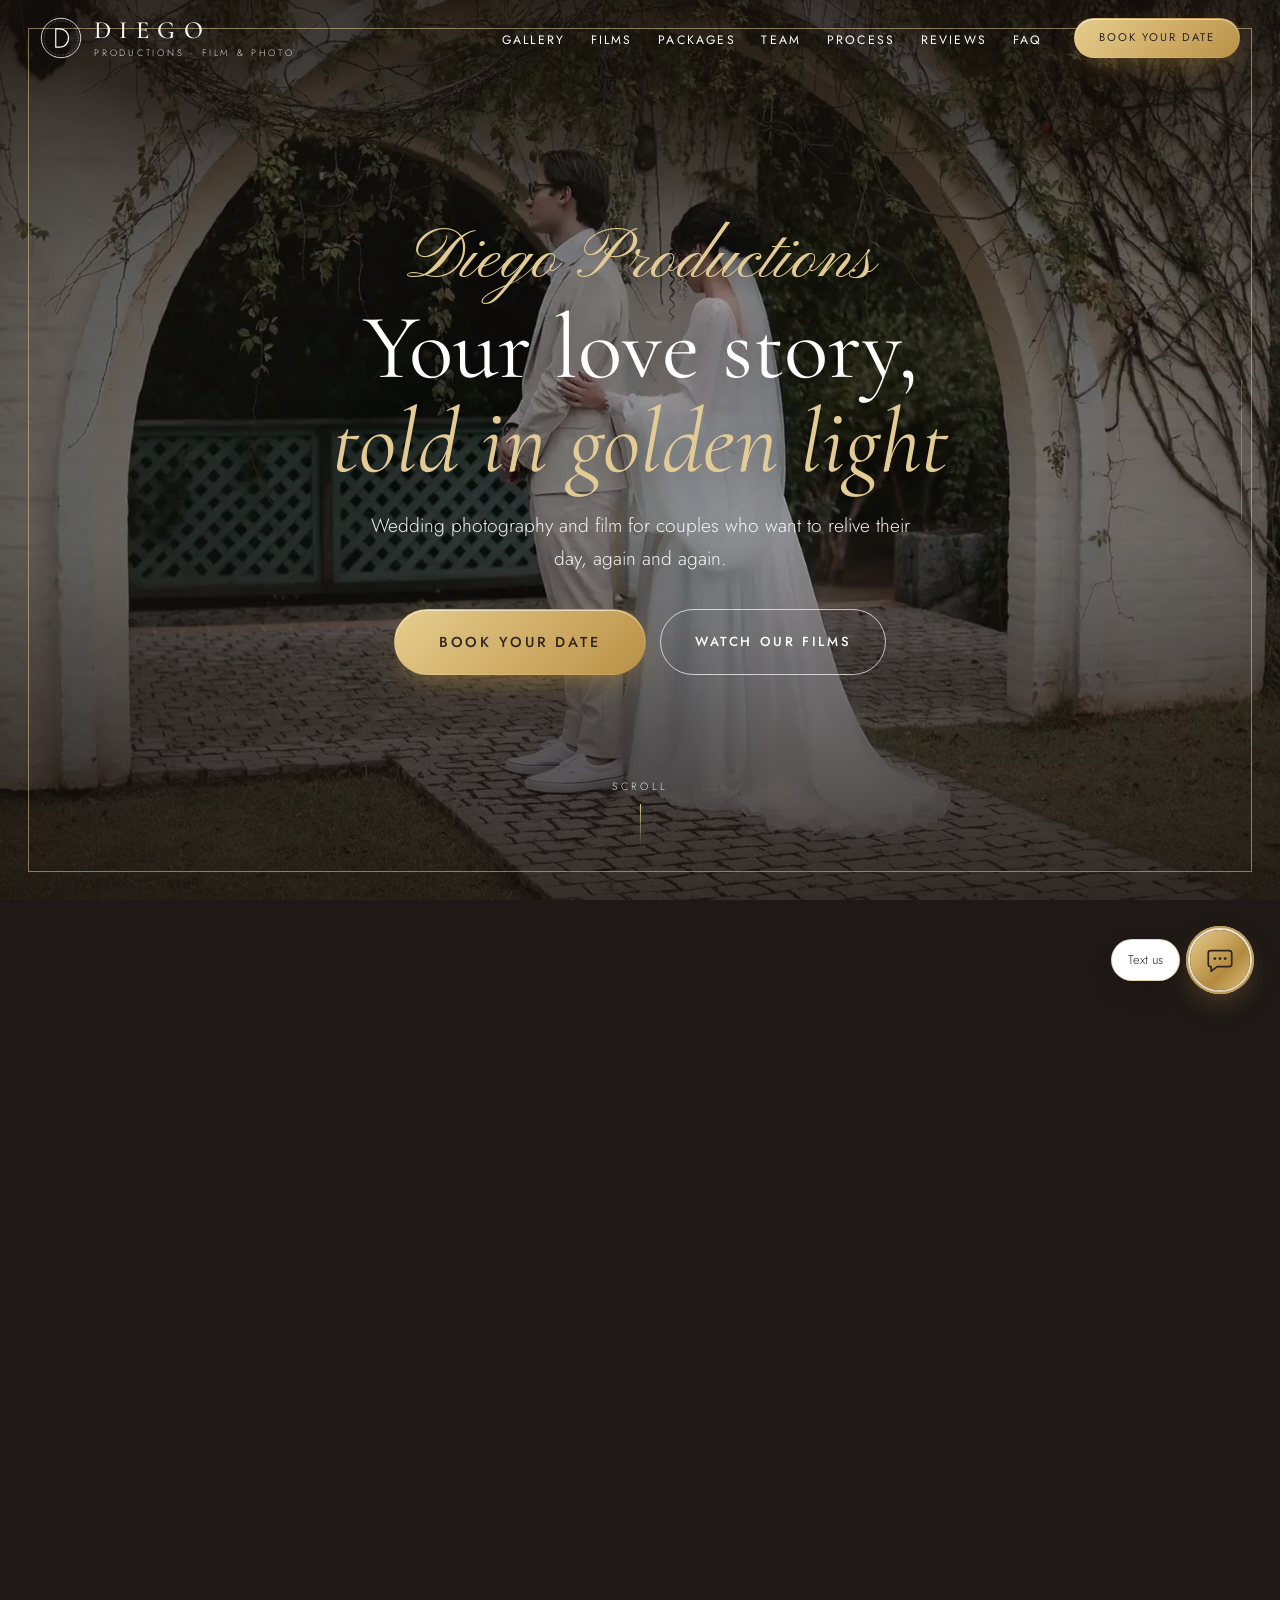
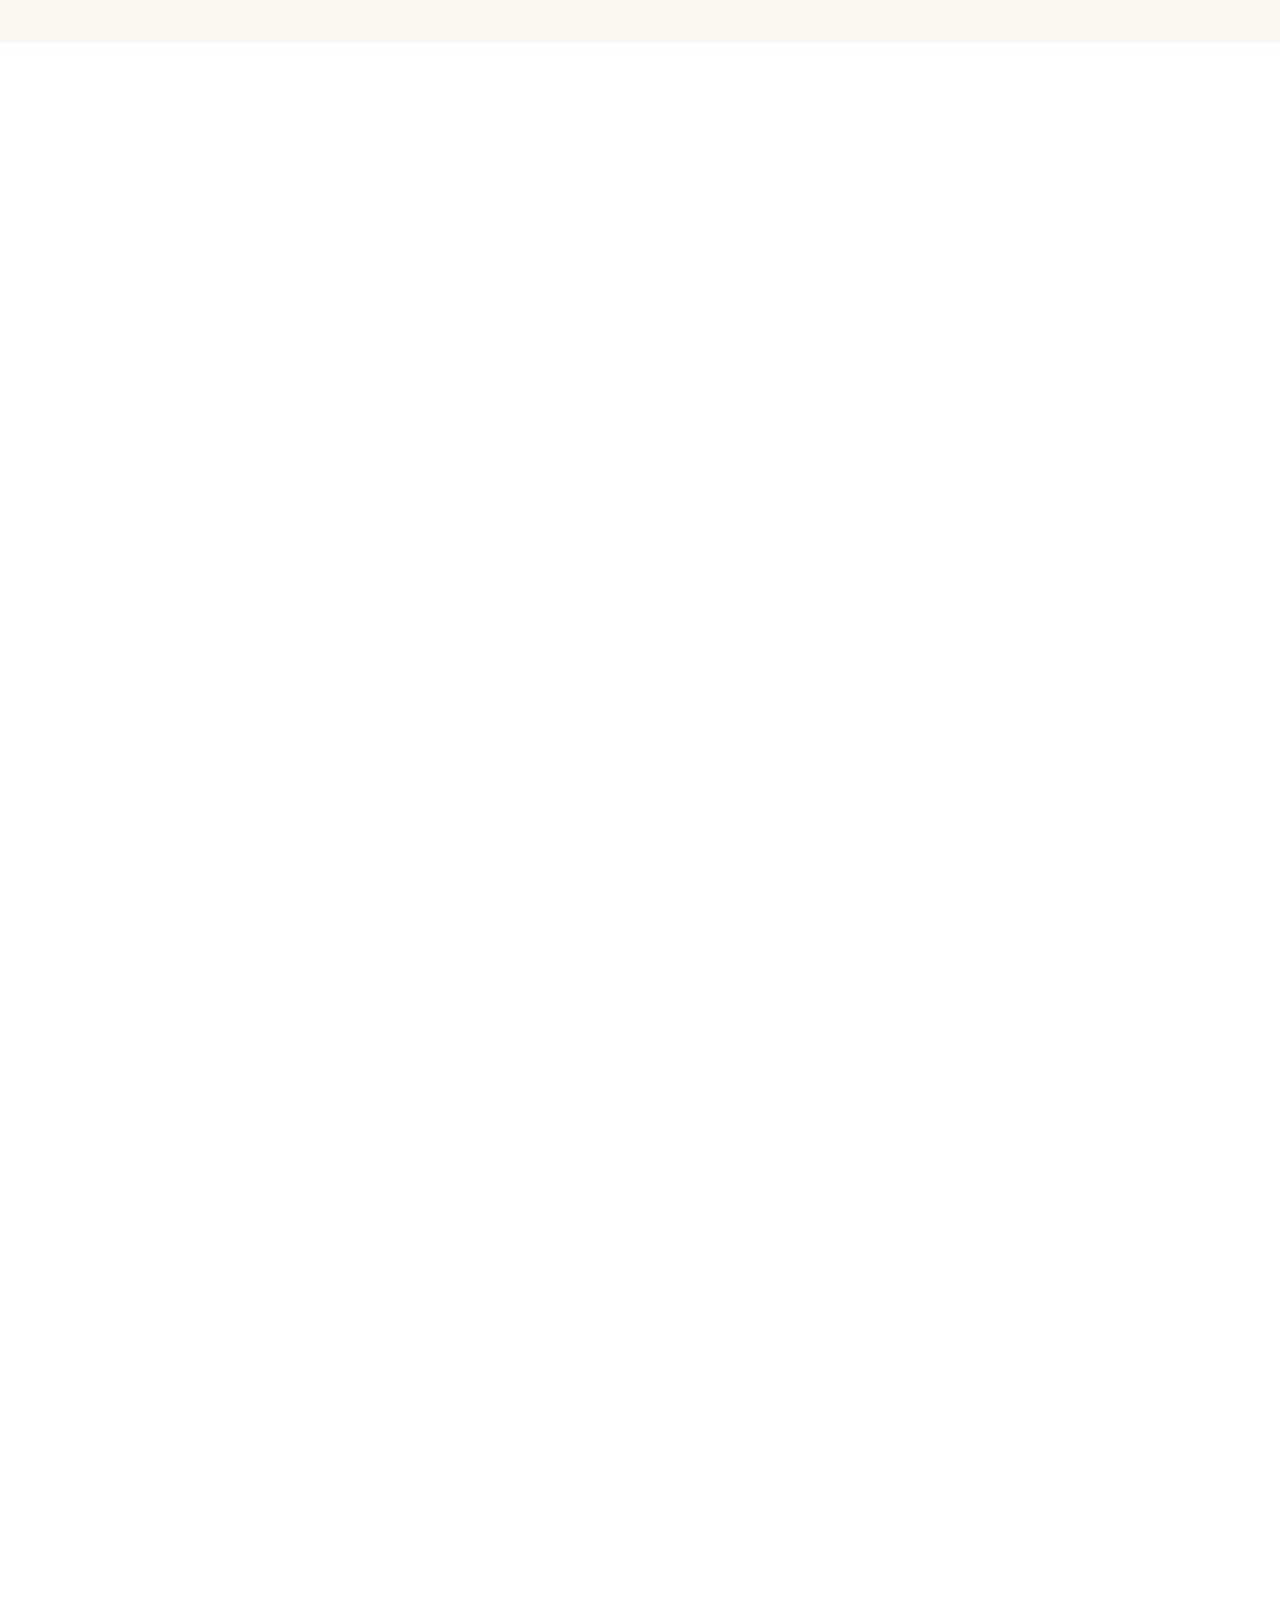
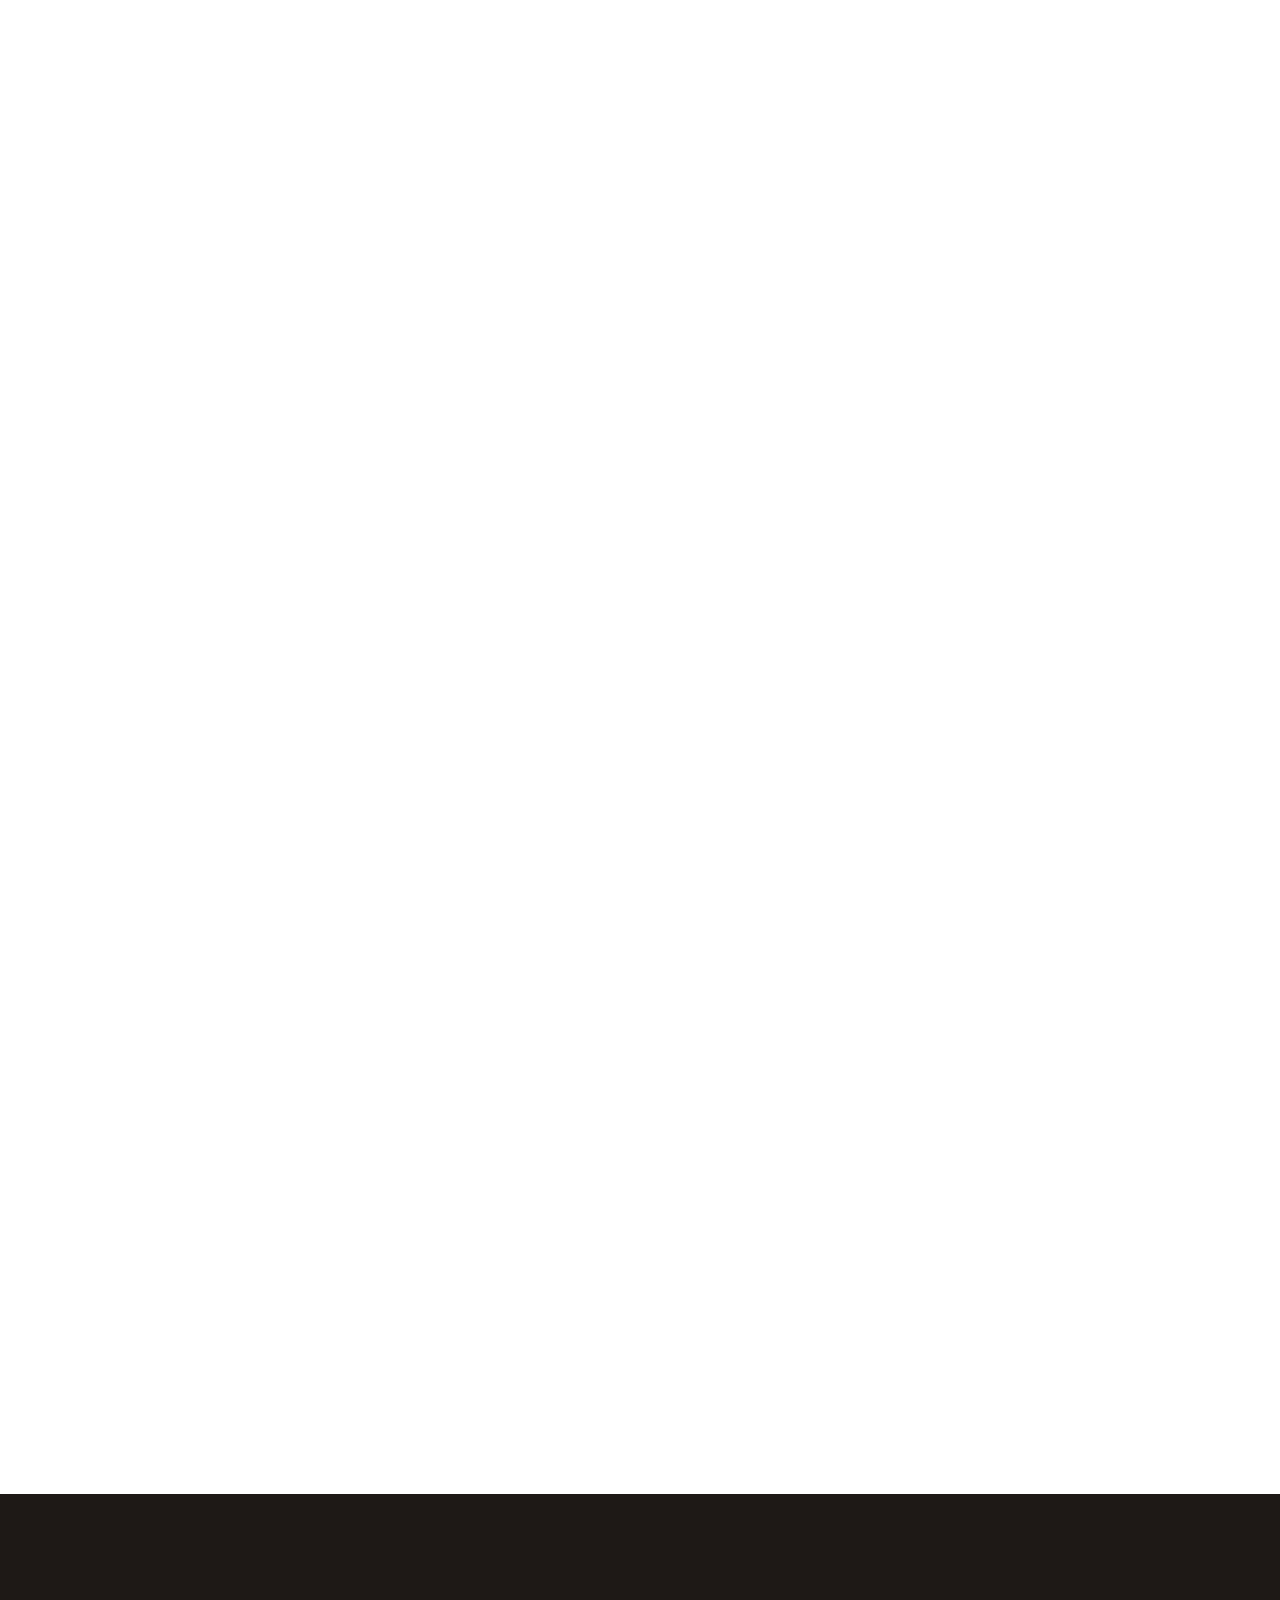
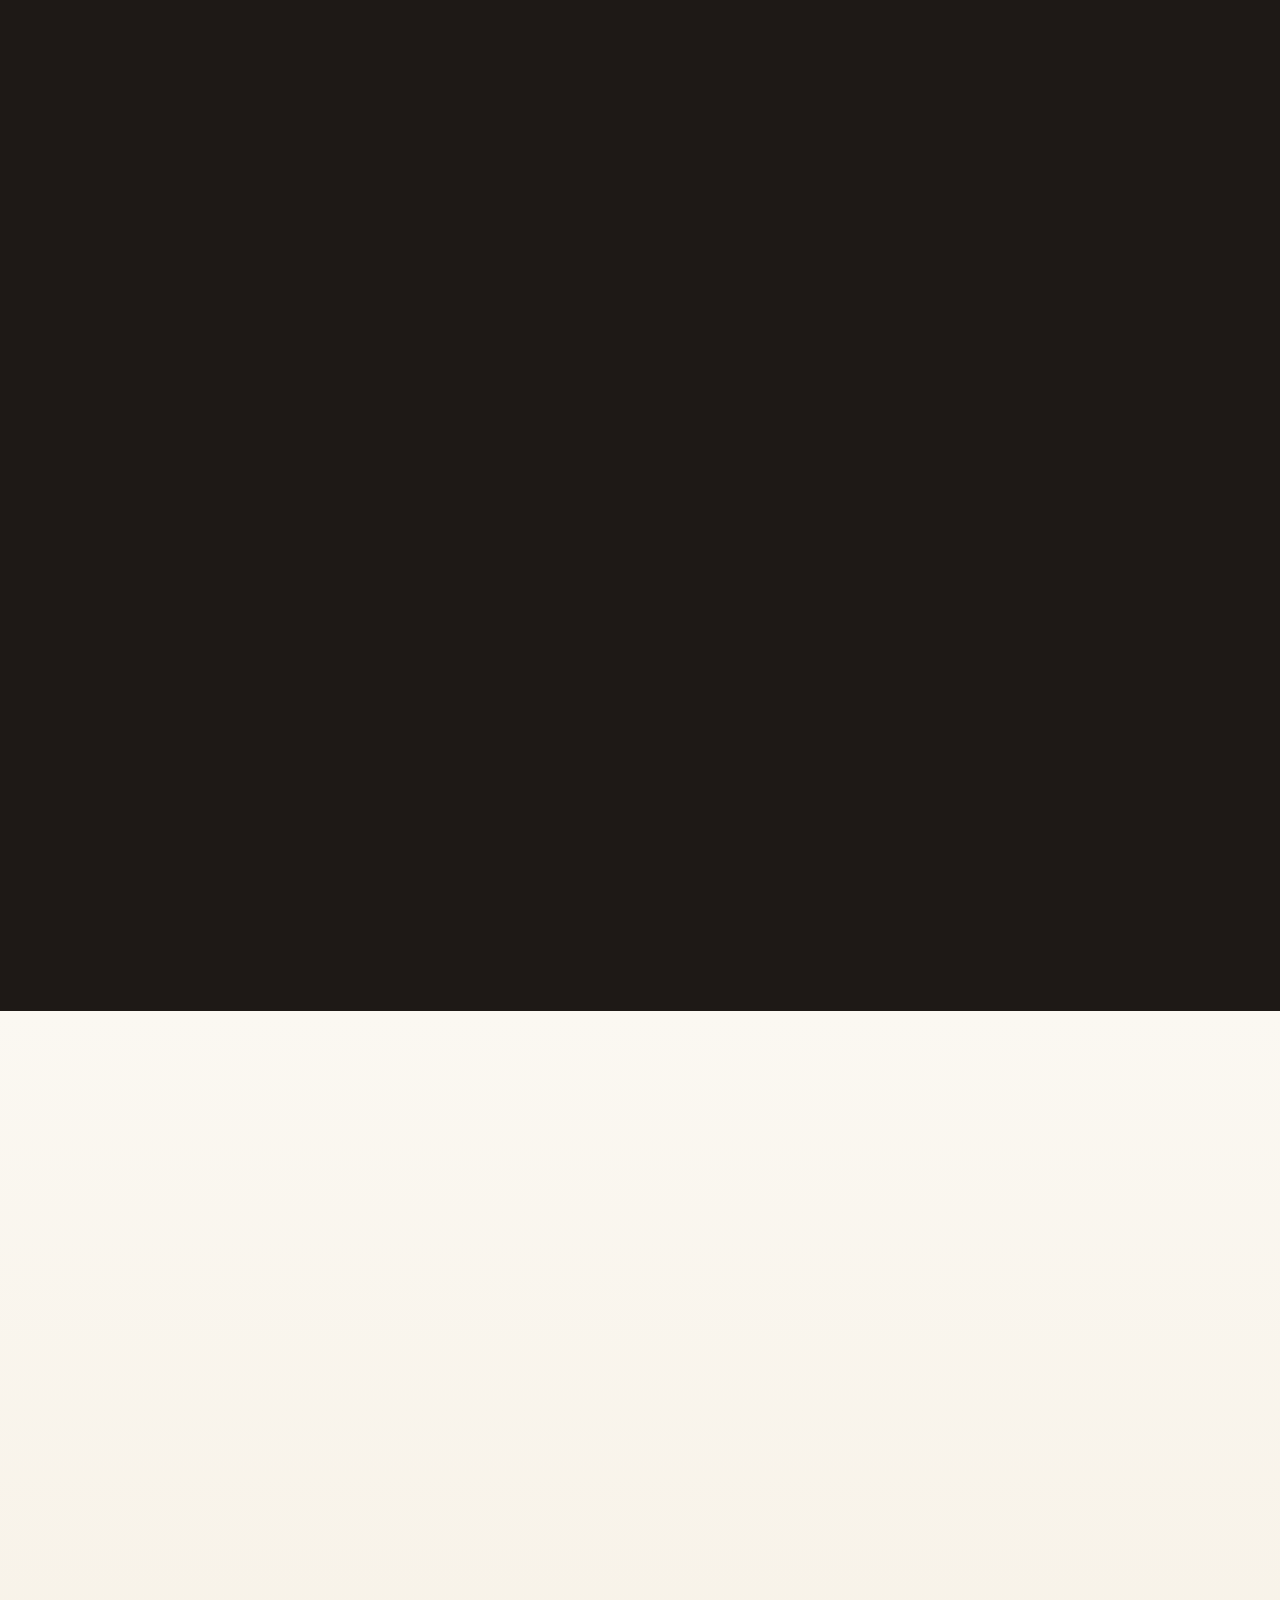
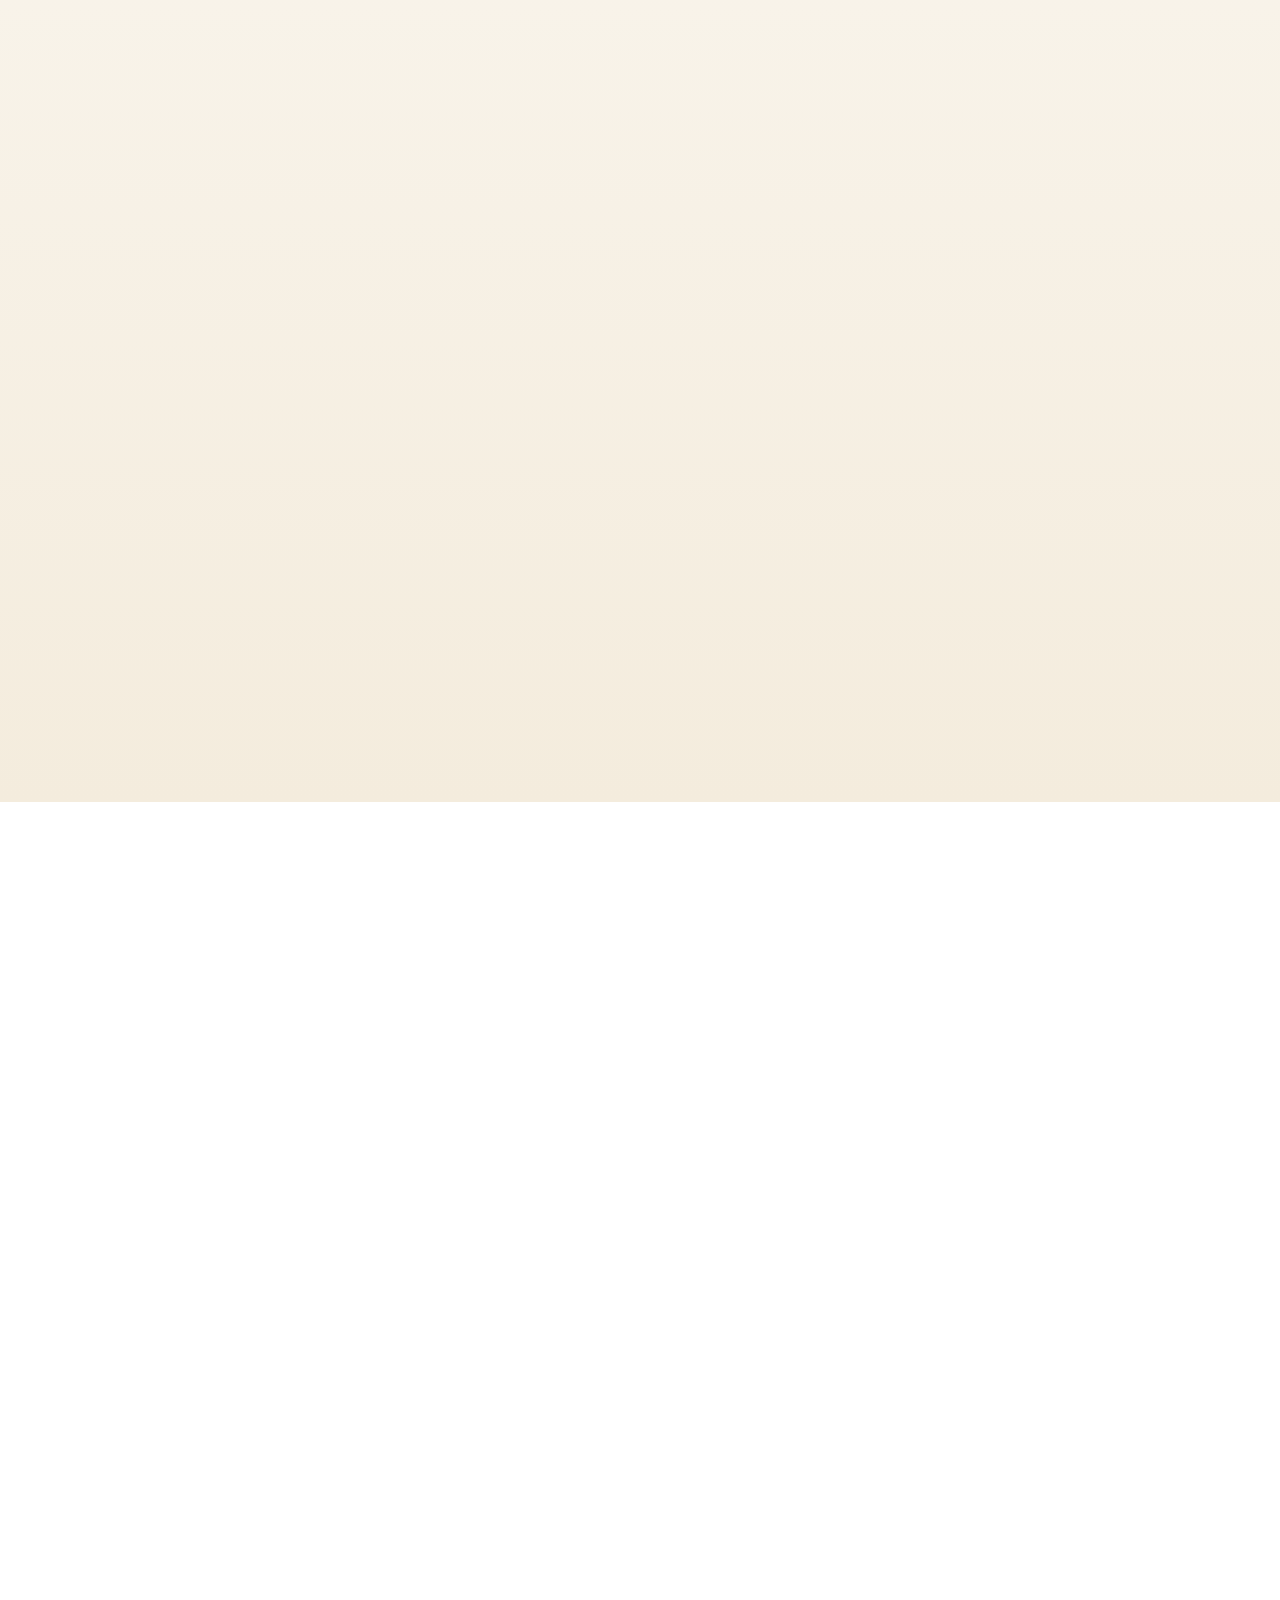
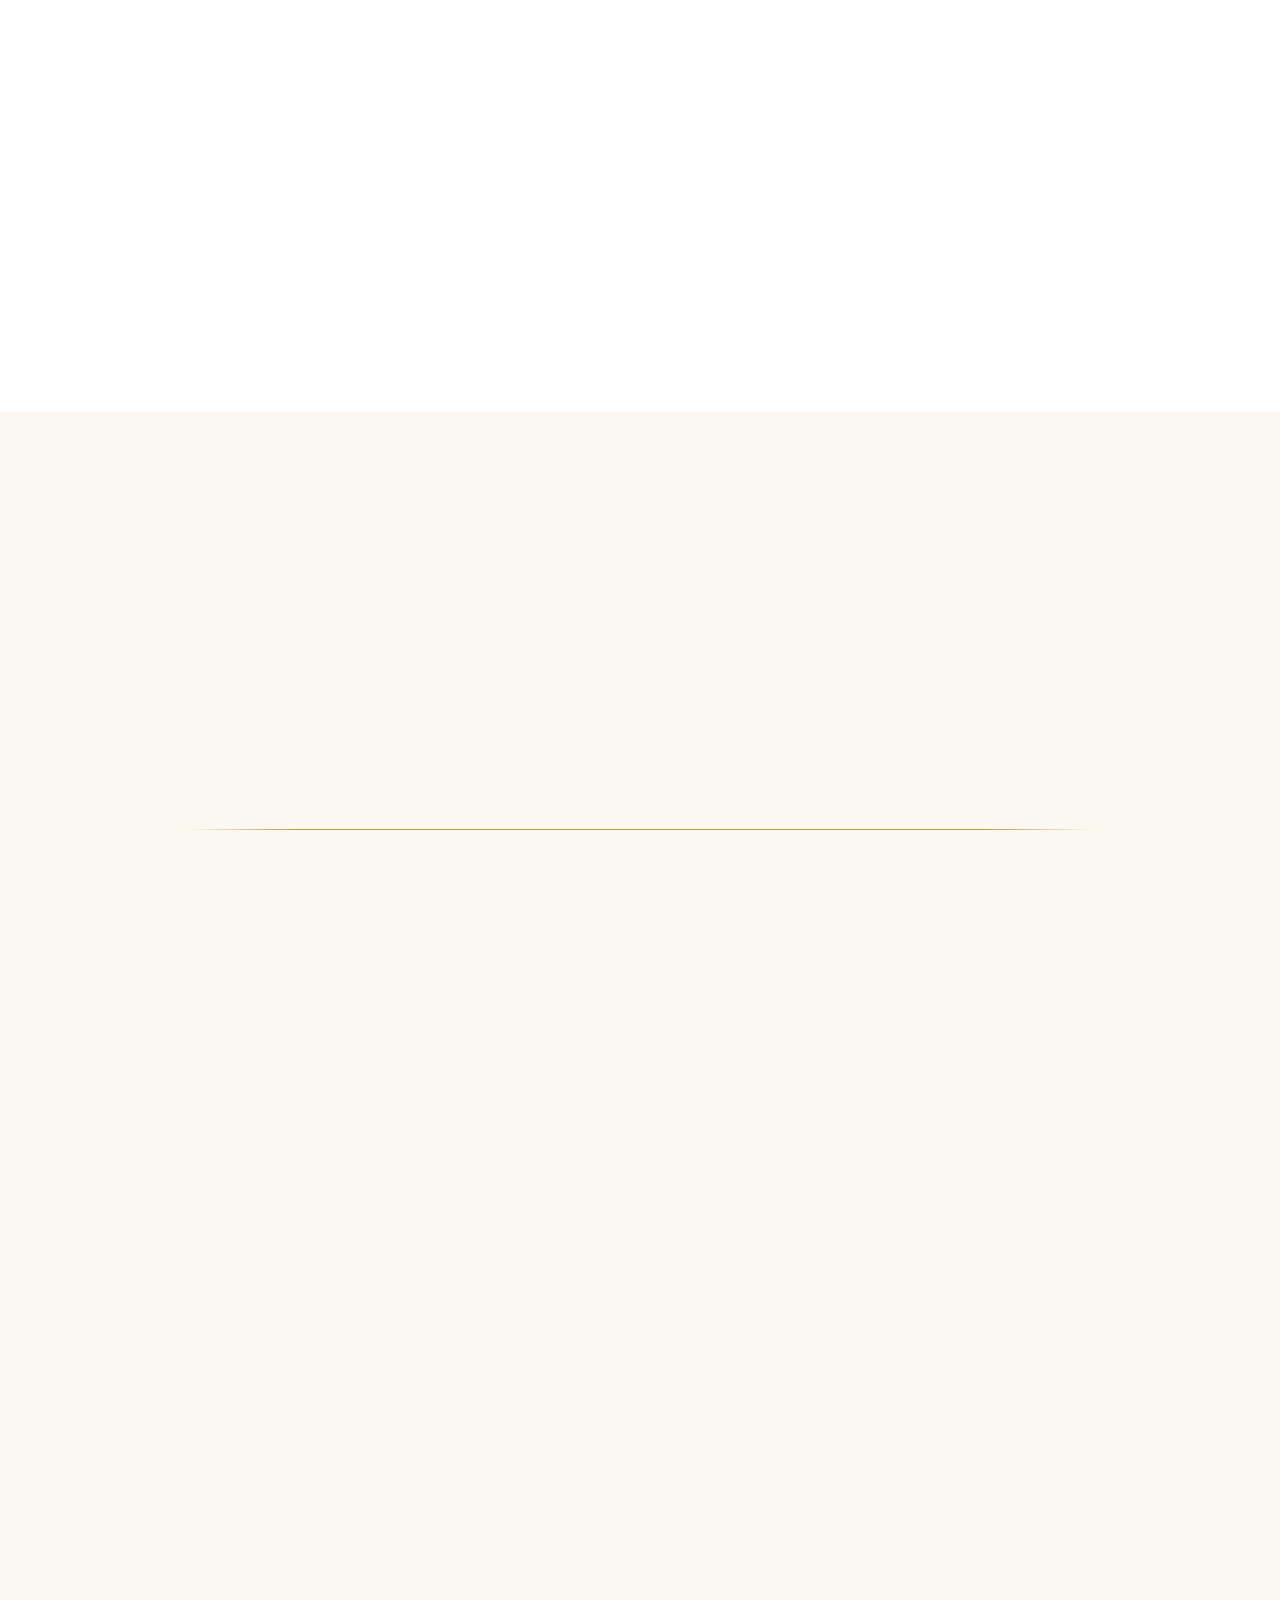
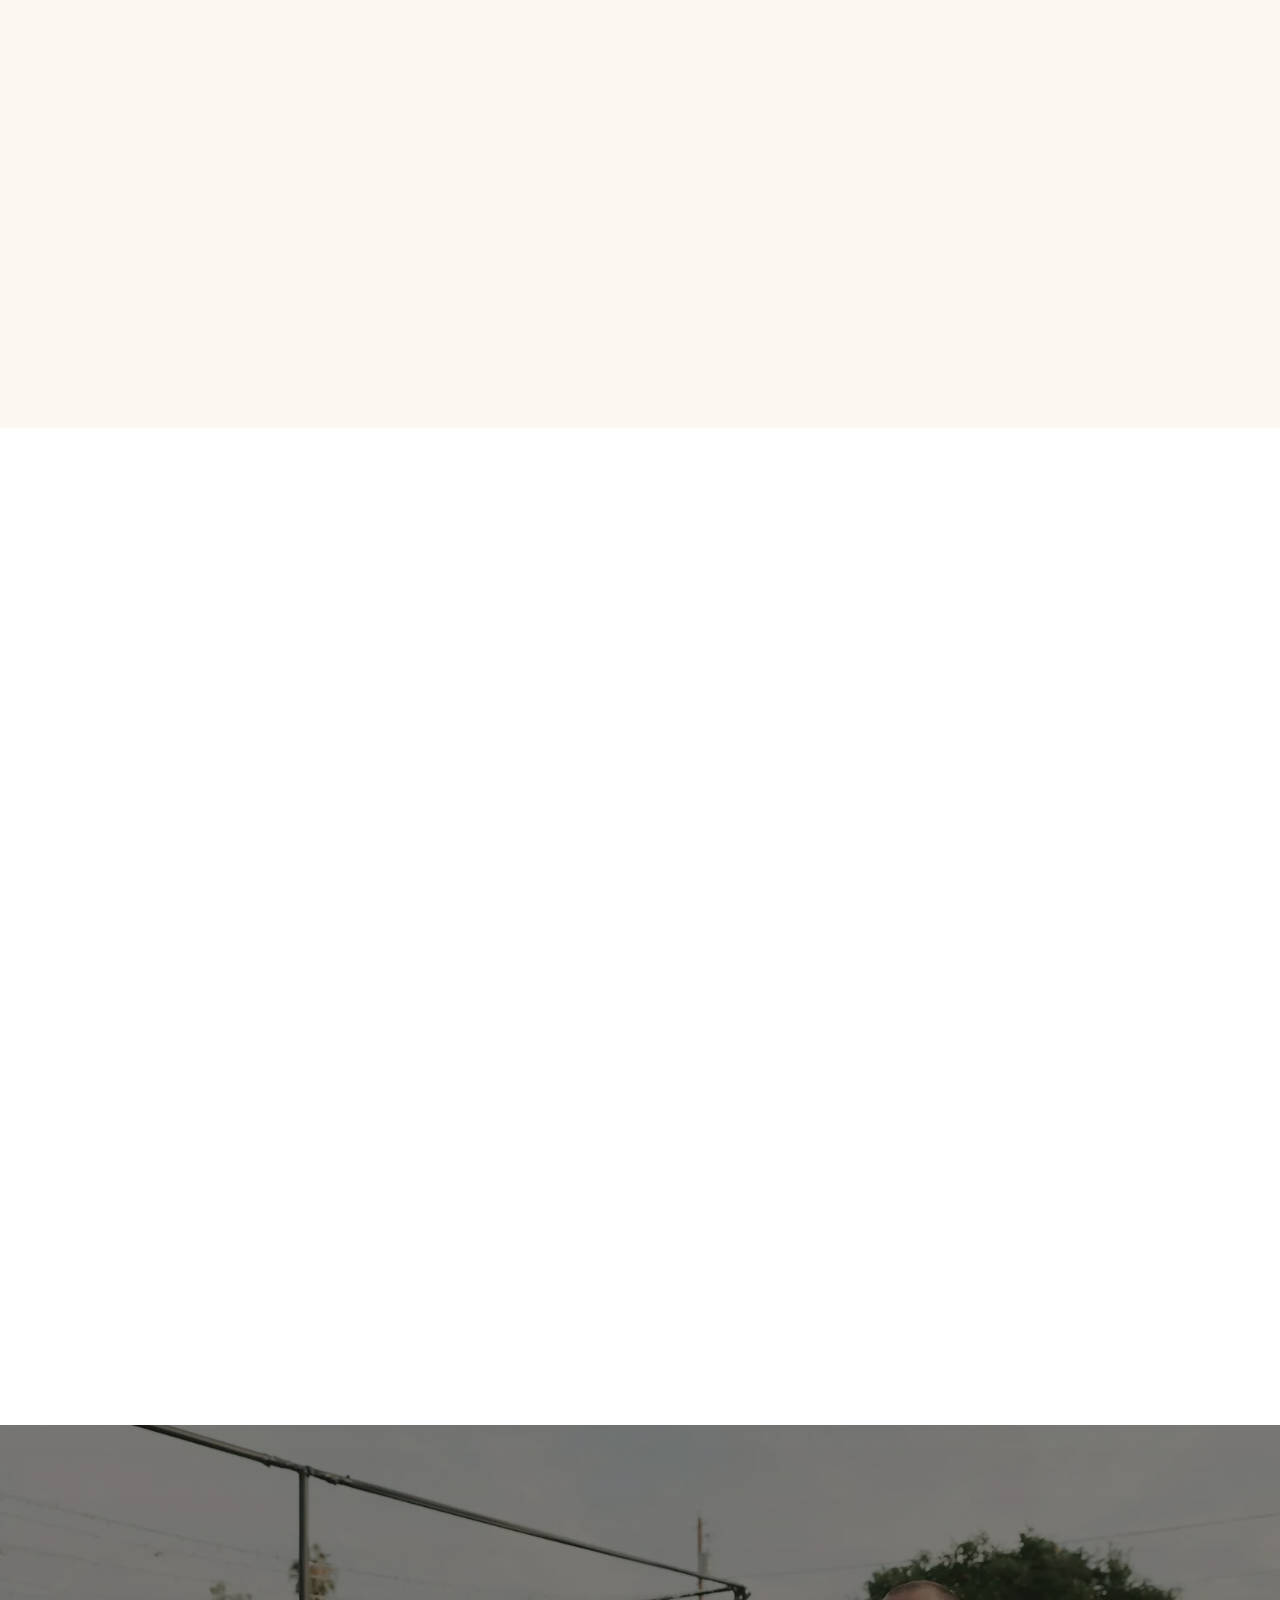
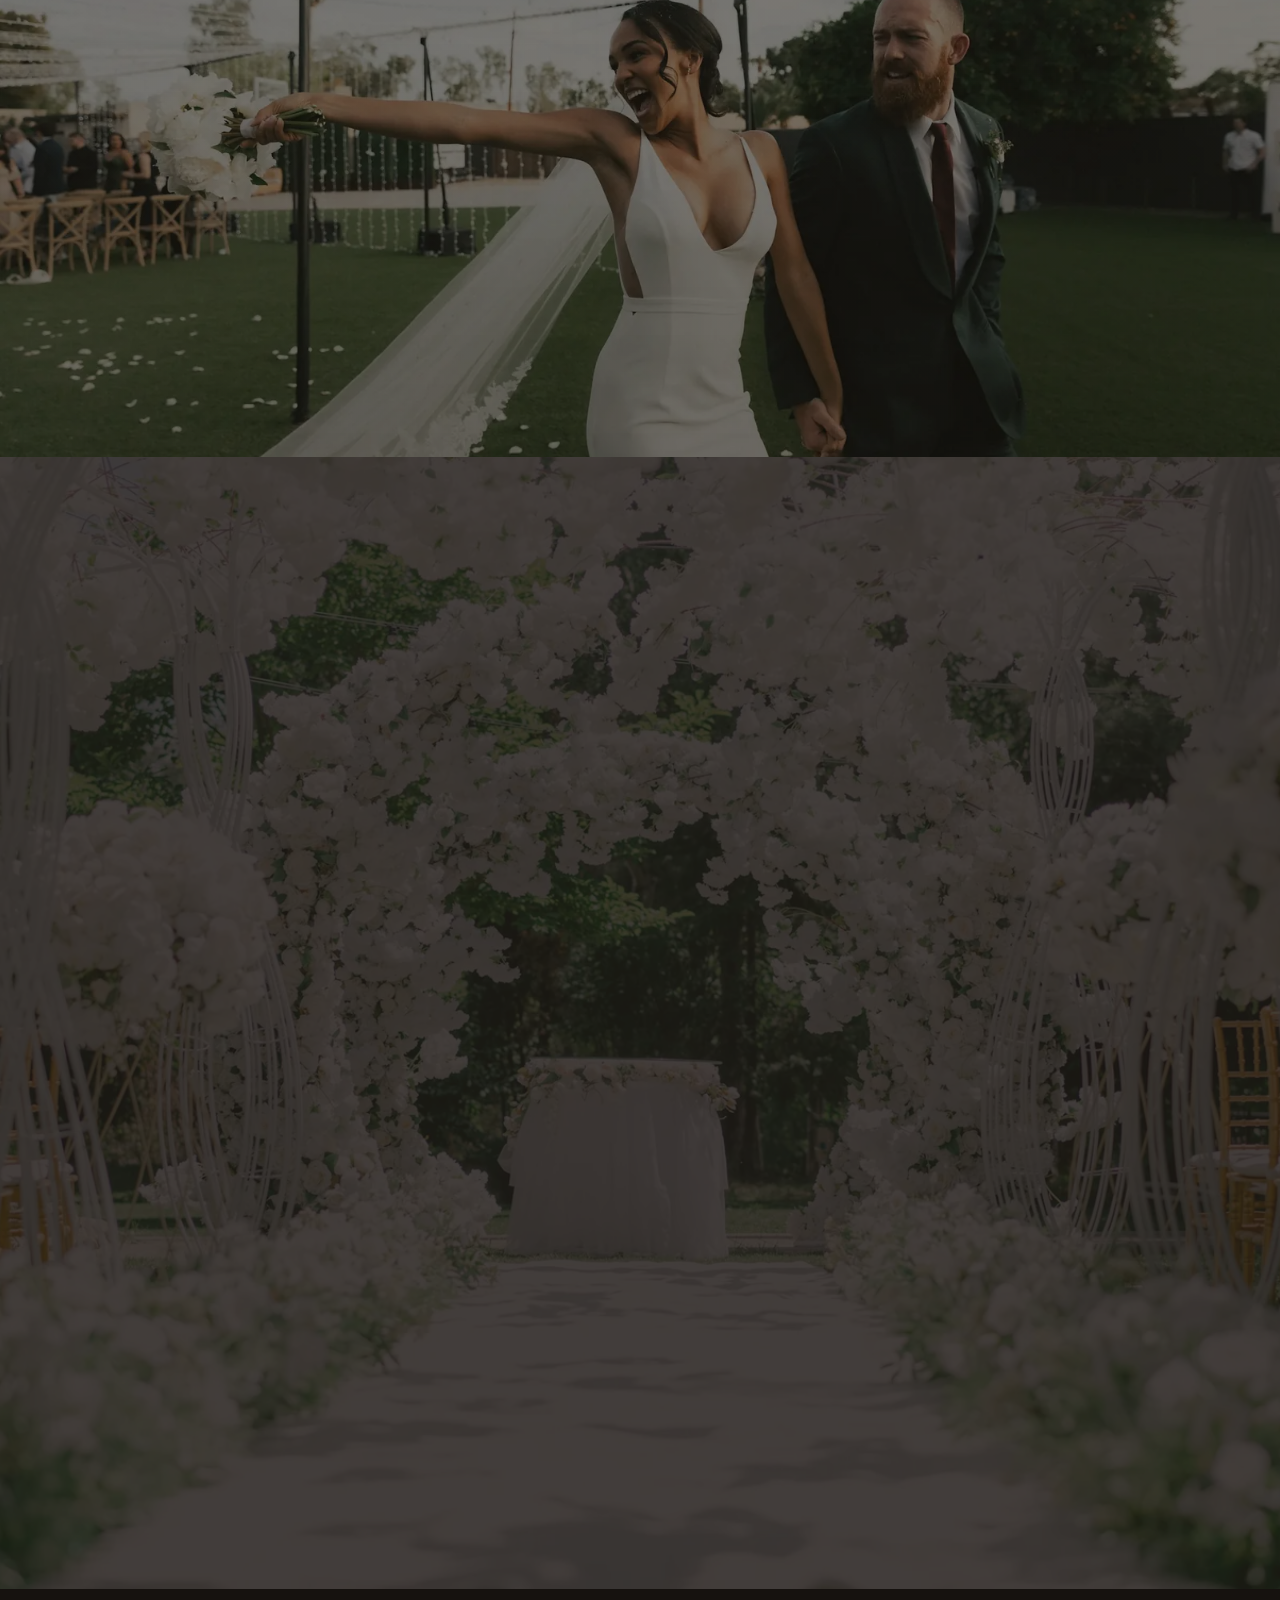
<file: index.html>
<!doctype html>
<html lang="en">
  <head>
    <meta charset="utf-8" />
    <meta
      http-equiv="Content-Security-Policy"
      content="default-src 'none'; script-src 'self'; style-src 'self'; img-src 'self'; media-src 'self'; font-src 'self'; connect-src 'self'; form-action 'self'; base-uri 'none'"
    />
    <meta name="referrer" content="strict-origin-when-cross-origin" />
    <meta name="format-detection" content="telephone=no" />
    <meta name="viewport" content="width=device-width, initial-scale=1, viewport-fit=cover" />
    <title>Diego Productions · Wedding Photography &amp; Film</title>
    <meta
      name="description"
      content="Diego Productions is a (fictional) wedding photography and film studio based in Miami. Love stories told in golden light. Book your date."
    />
    <meta name="theme-color" content="#FBF8F2" />
    <link rel="icon" href="favicon.svg" type="image/svg+xml" />
    <link
      rel="preload"
      href="assets/fonts/cormorant-garamond-latin-400-normal.woff2"
      as="font"
      type="font/woff2"
      crossorigin
    />
    <link
      rel="preload"
      href="assets/fonts/pinyon-script-latin-400-normal.woff2"
      as="font"
      type="font/woff2"
      crossorigin
    />
    <link rel="preload" href="assets/images/hero-desktop-poster.webp" as="image" media="(min-width: 768px)" />
    <link rel="preload" href="assets/images/hero-mobile-poster.webp" as="image" media="(max-width: 767px)" />
    <link rel="stylesheet" href="css/styles.css" />
  </head>
  <body>
    <a class="skip-link" href="#main">Skip to content</a>

    <svg class="svg-sprite" aria-hidden="true">
      <symbol id="icon-logo" viewBox="0 0 64 64">
        <circle cx="32" cy="32" r="30" fill="none" stroke="currentColor" stroke-width="1.2" />
        <circle cx="32" cy="32" r="26" fill="none" stroke="currentColor" stroke-width=".6" stroke-dasharray="1.5 2.5" />
        <path
          d="M24 18v28M24 18h6.5a13 14 0 0 1 0 28H24"
          fill="none"
          stroke="currentColor"
          stroke-width="1.8"
          stroke-linecap="round"
          stroke-linejoin="round"
        />
      </symbol>
      <symbol id="icon-play" viewBox="0 0 24 24"><path d="M7 4.5v15l12-7.5z" fill="currentColor" /></symbol>
      <symbol id="icon-close" viewBox="0 0 24 24">
        <path d="M6 6l12 12M18 6 6 18" stroke="currentColor" stroke-width="1.6" fill="none" stroke-linecap="round" />
      </symbol>
      <symbol id="icon-chevron-left" viewBox="0 0 24 24">
        <path
          d="M15 5l-7 7 7 7"
          stroke="currentColor"
          stroke-width="1.6"
          fill="none"
          stroke-linecap="round"
          stroke-linejoin="round"
        />
      </symbol>
      <symbol id="icon-chevron-right" viewBox="0 0 24 24">
        <path
          d="M9 5l7 7-7 7"
          stroke="currentColor"
          stroke-width="1.6"
          fill="none"
          stroke-linecap="round"
          stroke-linejoin="round"
        />
      </symbol>
      <symbol id="icon-check" viewBox="0 0 24 24">
        <circle cx="12" cy="12" r="10" fill="none" stroke="currentColor" stroke-width="1.2" />
        <path
          d="M7.5 12.5l3 3 6-7"
          fill="none"
          stroke="currentColor"
          stroke-width="1.6"
          stroke-linecap="round"
          stroke-linejoin="round"
        />
      </symbol>
      <symbol id="icon-message" viewBox="0 0 32 32">
        <path
          d="M6 6h20a2.5 2.5 0 0 1 2.5 2.5v12A2.5 2.5 0 0 1 26 23H13l-6.5 5v-5H6a2.5 2.5 0 0 1-2.5-2.5v-12A2.5 2.5 0 0 1 6 6z"
          fill="none"
          stroke="currentColor"
          stroke-width="1.8"
          stroke-linejoin="round"
        />
        <circle cx="10.5" cy="14.5" r="1.5" fill="currentColor" />
        <circle cx="16" cy="14.5" r="1.5" fill="currentColor" />
        <circle cx="21.5" cy="14.5" r="1.5" fill="currentColor" />
      </symbol>
      <symbol id="icon-instagram" viewBox="0 0 24 24">
        <rect x="3.5" y="3.5" width="17" height="17" rx="5" fill="none" stroke="currentColor" stroke-width="1.5" />
        <circle cx="12" cy="12" r="4" fill="none" stroke="currentColor" stroke-width="1.5" />
        <circle cx="17.3" cy="6.7" r="1" fill="currentColor" />
      </symbol>
      <symbol id="icon-tiktok" viewBox="0 0 24 24">
        <path
          d="M14 3v11.5a3.5 3.5 0 1 1-3.5-3.5M14 3c.5 2.6 2.3 4.4 5 4.6"
          fill="none"
          stroke="currentColor"
          stroke-width="1.5"
          stroke-linecap="round"
        />
      </symbol>
      <symbol id="icon-youtube" viewBox="0 0 24 24">
        <rect x="2.5" y="5.5" width="19" height="13" rx="4" fill="none" stroke="currentColor" stroke-width="1.5" />
        <path d="M10 9.3v5.4l4.6-2.7z" fill="currentColor" />
      </symbol>
      <symbol id="icon-pinterest" viewBox="0 0 24 24">
        <circle cx="12" cy="12" r="9" fill="none" stroke="currentColor" stroke-width="1.5" />
        <path
          d="M11 20l1.6-7.5M12.3 8.2c2.7-.4 4.4 1.2 4 3.3-.4 2.4-2.8 3.3-4.3 2.2-.9-.6-.9-1.8-.6-3"
          fill="none"
          stroke="currentColor"
          stroke-width="1.5"
          stroke-linecap="round"
        />
      </symbol>
      <symbol id="icon-camera" viewBox="0 0 48 48" fill="none" stroke="currentColor" stroke-width="1.3">
        <rect x="5" y="13" width="38" height="27" rx="3" />
        <path d="M17 13l3-5h8l3 5" />
        <circle cx="24" cy="26.5" r="8" />
        <circle cx="24" cy="26.5" r="4" />
      </symbol>
      <symbol id="icon-heart" viewBox="0 0 48 48" fill="none" stroke="currentColor" stroke-width="1.3">
        <path d="M24 41s-15-8.6-15-20a8 8 0 0 1 15-4 8 8 0 0 1 15 4c0 11.4-15 20-15 20z" />
        <path d="M19 23l4 4 7-8" />
      </symbol>
      <symbol id="icon-video" viewBox="0 0 48 48" fill="none" stroke="currentColor" stroke-width="1.3">
        <rect x="4" y="14" width="28" height="22" rx="3" />
        <path d="M32 21l12-6v18l-12-6" />
        <circle cx="12" cy="10" r="4" />
        <circle cx="24" cy="10" r="4" />
      </symbol>
    </svg>

    <header class="site-header" id="site-header">
      <div class="container">
        <a class="brand" href="#top" aria-label="Diego Productions, back to top">
          <svg><use href="#icon-logo" /></svg>
          <span class="brand-text">
            <span class="brand-name">DIEGO</span>
            <span class="brand-tagline">Productions · Film &amp; Photo</span>
          </span>
        </a>
        <button
          type="button"
          class="nav-toggle"
          id="nav-toggle"
          aria-label="Open menu"
          aria-expanded="false"
          aria-controls="nav-menu"
        >
          <span></span>
          <span></span>
          <span></span>
        </button>
        <nav aria-label="Main">
          <ul class="nav-menu" id="nav-menu">
            <li><a href="#gallery">Gallery</a></li>
            <li><a href="#films">Films</a></li>
            <li><a href="#packages">Packages</a></li>
            <li><a href="#team">Team</a></li>
            <li><a href="#process">Process</a></li>
            <li><a href="#reviews">Reviews</a></li>
            <li><a href="#faq">FAQ</a></li>
            <li><a class="btn btn-gold" href="#booking">Book your date</a></li>
          </ul>
        </nav>
      </div>
    </header>

    <main id="main">
      <section class="hero" id="top" aria-label="Introduction">
        <div class="hero-stage">
          <picture>
            <source media="(max-width: 767px)" srcset="assets/images/hero-mobile-poster.webp" />
            <img
              class="hero-poster"
              src="assets/images/hero-desktop-poster.webp"
              alt=""
              width="1920"
              height="1080"
              fetchpriority="high"
            />
          </picture>
          <video
            class="hero-video"
            id="hero-video"
            muted
            playsinline
            loop
            preload="auto"
            aria-hidden="true"
            data-src-desktop="assets/video/hero-desktop.mp4"
            data-src-mobile="assets/video/hero-mobile.mp4"
          ></video>
          <div class="hero-overlay"></div>
          <div class="hero-frame"></div>

          <div class="hero-content">
            <div class="hero-slide" data-slide="0">
              <span class="cursive">Diego Productions</span>
              <h1>
                Your love story,
                <br />
                <em>told in golden light</em>
              </h1>
              <p>Wedding photography and film for couples who want to relive their day, again and again.</p>
              <div class="hero-actions">
                <a href="#booking" class="btn btn-gold btn-lg btn-shine">Book your date</a>
                <a href="#films" class="btn btn-ghost">Watch our films</a>
              </div>
            </div>
            <div class="hero-slide" data-slide="1" data-hidden="true">
              <p class="hero-quote">
                Every glance, every vow,
                <br />
                every tear that slips away.
                <small>We don't miss a thing</small>
              </p>
            </div>
            <div class="hero-slide" data-slide="2" data-hidden="true">
              <p class="hero-quote">
                So that fifty years from now
                <br />
                it still gives you chills.
              </p>
              <div class="hero-actions">
                <a href="#booking" class="btn btn-gold btn-lg btn-shine">Book your date</a>
              </div>
            </div>
          </div>

          <div class="hero-scroll-hint" id="hero-scroll-hint">
            <div class="scroll-cue">
              <span>Scroll</span>
              <span class="scroll-cue-line"></span>
            </div>
          </div>
          <div class="hero-progress" aria-hidden="true">
            <span class="hero-progress-bar" id="hero-progress-bar"></span>
          </div>
        </div>
      </section>

      <section class="section intro" id="about">
        <div class="container intro-grid">
          <div class="collage reveal">
            <img
              class="collage-main reveal-clip"
              src="assets/images/portraits-01-thumb.webp"
              alt="Bride and groom standing in a field at sunset"
              width="481"
              height="720"
              loading="lazy"
            />
            <img
              class="collage-inset reveal-clip delay-3"
              src="assets/images/ceremony-08-thumb.webp"
              alt="Two gold wedding rings on white fabric"
              width="720"
              height="480"
              loading="lazy"
            />
          </div>
          <div class="intro-text">
            <span class="eyebrow reveal">Meet Diego Productions</span>
            <h2 class="reveal delay-1">
              We don't just take wedding photos.
              <br />
              <span class="accent">We keep how it felt.</span>
            </h2>
            <p class="reveal delay-2">
              We're a small studio based in Miami that blends the eye of photojournalism with the warmth of cinema. We
              arrive early, become part of your day and capture what really happens: the hug with your dad, the nervous
              laugh before “I do”, the packed dance floor at 1 a.m.
            </p>
            <p class="reveal delay-3">
              We take on a limited number of weddings each year, so every couple gets the time they deserve.
            </p>
            <div class="signature reveal delay-4">Lucía &amp; Joaquín</div>
            <div class="stats reveal delay-4">
              <div>
                <strong data-count="320" data-suffix="+">0</strong>
                <span>Love stories told</span>
              </div>
              <div>
                <strong data-count="12">0</strong>
                <span>Years behind the lens</span>
              </div>
              <div>
                <strong data-count="6" data-suffix=" wks">0</strong>
                <span>Gallery delivery</span>
              </div>
            </div>
          </div>
        </div>
      </section>

      <section class="section gallery" id="gallery">
        <div class="container">
          <div class="section-head">
            <span class="eyebrow reveal">Collections</span>
            <h2 class="reveal delay-1">
              Moments that
              <span class="accent">never happen twice</span>
            </h2>
            <p class="reveal delay-2">
              Browse our collections by moment. Tap any photo to see it full screen and swipe through the story.
            </p>
          </div>
          <div class="filters reveal" role="group" aria-label="Filter gallery">
            <button type="button" class="filter" data-filter="all" aria-pressed="true">
              All
              <sup></sup>
            </button>
            <button type="button" class="filter" data-filter="getting-ready" aria-pressed="false">
              Getting ready
              <sup></sup>
            </button>
            <button type="button" class="filter" data-filter="ceremony" aria-pressed="false">
              Ceremony
              <sup></sup>
            </button>
            <button type="button" class="filter" data-filter="portraits" aria-pressed="false">
              Portraits
              <sup></sup>
            </button>
            <button type="button" class="filter" data-filter="reception" aria-pressed="false">
              Reception
              <sup></sup>
            </button>
          </div>
          <div class="gallery-grid" id="gallery-grid">
            <a
              class="gallery-item reveal"
              href="assets/images/ceremony-01.webp"
              data-category="ceremony"
              data-credit="Soulseeker - Creative Photography"
            >
              <img
                src="assets/images/ceremony-01-thumb.webp"
                alt="White floral arch and gold chairs lining the ceremony aisle"
                width="720"
                height="479"
                loading="lazy"
                decoding="async"
              />
              <span class="gallery-item-label">Ceremony</span>
            </a>
            <a
              class="gallery-item reveal"
              href="assets/images/portraits-01.webp"
              data-category="portraits"
              data-credit="Jakob Owens"
            >
              <img
                src="assets/images/portraits-01-thumb.webp"
                alt="Bride and groom standing in a field at sunset"
                width="481"
                height="720"
                loading="lazy"
                decoding="async"
              />
              <span class="gallery-item-label">Portraits</span>
            </a>
            <a
              class="gallery-item reveal"
              href="assets/images/getting-ready-01.webp"
              data-category="getting-ready"
              data-credit="Jens Lindner"
            >
              <img
                src="assets/images/getting-ready-01-thumb.webp"
                alt="Bride adjusting her dress before the ceremony"
                width="720"
                height="572"
                loading="lazy"
                decoding="async"
              />
              <span class="gallery-item-label">Getting ready</span>
            </a>
            <a
              class="gallery-item reveal"
              href="assets/images/reception-01.webp"
              data-category="reception"
              data-credit="Sarah Noltner"
            >
              <img
                src="assets/images/reception-01-thumb.webp"
                alt="Bride and groom dancing at the reception"
                width="480"
                height="720"
                loading="lazy"
                decoding="async"
              />
              <span class="gallery-item-label">Reception</span>
            </a>
            <a
              class="gallery-item reveal"
              href="assets/images/ceremony-02.webp"
              data-category="ceremony"
              data-credit="Jennifer Kalenberg"
            >
              <img
                src="assets/images/ceremony-02-thumb.webp"
                alt="Bride and groom at the altar under crystal chandeliers"
                width="480"
                height="720"
                loading="lazy"
                decoding="async"
              />
              <span class="gallery-item-label">Ceremony</span>
            </a>
            <a
              class="gallery-item reveal"
              href="assets/images/portraits-02.webp"
              data-category="portraits"
              data-credit="Victoria Priessnitz"
            >
              <img
                src="assets/images/portraits-02-thumb.webp"
                alt="Groom kissing the bride on the cheek"
                width="720"
                height="480"
                loading="lazy"
                decoding="async"
              />
              <span class="gallery-item-label">Portraits</span>
            </a>
            <a
              class="gallery-item reveal"
              href="assets/images/getting-ready-02.webp"
              data-category="getting-ready"
              data-credit="Andres Molina"
            >
              <img
                src="assets/images/getting-ready-02-thumb.webp"
                alt="Bride looking out the window before the ceremony"
                width="480"
                height="720"
                loading="lazy"
                decoding="async"
              />
              <span class="gallery-item-label">Getting ready</span>
            </a>
            <a
              class="gallery-item reveal"
              href="assets/images/reception-02.webp"
              data-category="reception"
              data-credit="Kari Bjorn Photography"
            >
              <img
                src="assets/images/reception-02-thumb.webp"
                alt="Bride and groom laughing with their guests"
                width="720"
                height="480"
                loading="lazy"
                decoding="async"
              />
              <span class="gallery-item-label">Reception</span>
            </a>
            <a
              class="gallery-item reveal"
              href="assets/images/ceremony-03.webp"
              data-category="ceremony"
              data-credit="Shardayyy Photography"
            >
              <img
                src="assets/images/ceremony-03-thumb.webp"
                alt="Ceremony aisle decorated with white and pink flowers"
                width="720"
                height="481"
                loading="lazy"
                decoding="async"
              />
              <span class="gallery-item-label">Ceremony</span>
            </a>
            <a
              class="gallery-item reveal"
              href="assets/images/portraits-03.webp"
              data-category="portraits"
              data-credit="Michael McAuliffe"
            >
              <img
                src="assets/images/portraits-03-thumb.webp"
                alt="Couple kissing under a wooden arch"
                width="480"
                height="720"
                loading="lazy"
                decoding="async"
              />
              <span class="gallery-item-label">Portraits</span>
            </a>
            <a
              class="gallery-item reveal"
              href="assets/images/getting-ready-03.webp"
              data-category="getting-ready"
              data-credit="Jennifer Kalenberg"
            >
              <img
                src="assets/images/getting-ready-03-thumb.webp"
                alt="Bridesmaids helping the bride with her shoes"
                width="514"
                height="720"
                loading="lazy"
                decoding="async"
              />
              <span class="gallery-item-label">Getting ready</span>
            </a>
            <a
              class="gallery-item reveal"
              href="assets/images/reception-03.webp"
              data-category="reception"
              data-credit="Jeppe Mønster"
            >
              <img
                src="assets/images/reception-03-thumb.webp"
                alt="First dance under the dance floor lights"
                width="720"
                height="480"
                loading="lazy"
                decoding="async"
              />
              <span class="gallery-item-label">Reception</span>
            </a>
            <a
              class="gallery-item reveal"
              href="assets/images/ceremony-04.webp"
              data-category="ceremony"
              data-credit="Redd Francisco"
            >
              <img
                src="assets/images/ceremony-04-thumb.webp"
                alt="Outdoor ceremony among autumn trees"
                width="480"
                height="720"
                loading="lazy"
                decoding="async"
              />
              <span class="gallery-item-label">Ceremony</span>
            </a>
            <a
              class="gallery-item reveal"
              href="assets/images/portraits-04.webp"
              data-category="portraits"
              data-credit="Jakob Owens"
            >
              <img
                src="assets/images/portraits-04-thumb.webp"
                alt="Bride and groom walking through the garden"
                width="720"
                height="480"
                loading="lazy"
                decoding="async"
              />
              <span class="gallery-item-label">Portraits</span>
            </a>
            <a
              class="gallery-item reveal"
              href="assets/images/getting-ready-04.webp"
              data-category="getting-ready"
              data-credit="Ben Atkins"
            >
              <img
                src="assets/images/getting-ready-04-thumb.webp"
                alt="Bride in front of the mirror in her gown"
                width="576"
                height="720"
                loading="lazy"
                decoding="async"
              />
              <span class="gallery-item-label">Getting ready</span>
            </a>
            <a
              class="gallery-item reveal"
              href="assets/images/reception-04.webp"
              data-category="reception"
              data-credit="Pedro Pulido"
            >
              <img
                src="assets/images/reception-04-thumb.webp"
                alt="Guests dancing joyfully at the party"
                width="720"
                height="480"
                loading="lazy"
                decoding="async"
              />
              <span class="gallery-item-label">Reception</span>
            </a>
            <a
              class="gallery-item reveal"
              href="assets/images/ceremony-05.webp"
              data-category="ceremony"
              data-credit="AMISH THAKKAR"
            >
              <img
                src="assets/images/ceremony-05-thumb.webp"
                alt="Couple during a wedding ritual under a floral canopy"
                width="720"
                height="480"
                loading="lazy"
                decoding="async"
              />
              <span class="gallery-item-label">Ceremony</span>
            </a>
            <a
              class="gallery-item reveal"
              href="assets/images/portraits-05.webp"
              data-category="portraits"
              data-credit="Kari Bjorn Photography"
            >
              <img
                src="assets/images/portraits-05-thumb.webp"
                alt="Couple embracing by a brick wall"
                width="480"
                height="720"
                loading="lazy"
                decoding="async"
              />
              <span class="gallery-item-label">Portraits</span>
            </a>
            <a
              class="gallery-item reveal"
              href="assets/images/getting-ready-05.webp"
              data-category="getting-ready"
              data-credit="Lori DeJong"
            >
              <img
                src="assets/images/getting-ready-05-thumb.webp"
                alt="Bride and bridesmaids in robes before getting dressed"
                width="720"
                height="491"
                loading="lazy"
                decoding="async"
              />
              <span class="gallery-item-label">Getting ready</span>
            </a>
            <a
              class="gallery-item reveal"
              href="assets/images/reception-05.webp"
              data-category="reception"
              data-credit="Rhamely"
            >
              <img
                src="assets/images/reception-05-thumb.webp"
                alt="Reception table set outdoors"
                width="720"
                height="480"
                loading="lazy"
                decoding="async"
              />
              <span class="gallery-item-label">Reception</span>
            </a>
            <a
              class="gallery-item reveal"
              href="assets/images/ceremony-06.webp"
              data-category="ceremony"
              data-credit="Matthew Essman"
            >
              <img
                src="assets/images/ceremony-06-thumb.webp"
                alt="White chairs facing the lake, ready for the ceremony"
                width="720"
                height="479"
                loading="lazy"
                decoding="async"
              />
              <span class="gallery-item-label">Ceremony</span>
            </a>
            <a
              class="gallery-item reveal"
              href="assets/images/portraits-06.webp"
              data-category="portraits"
              data-credit="Negar Nikkhah"
            >
              <img
                src="assets/images/portraits-06-thumb.webp"
                alt="Elegant couple on a park bench"
                width="480"
                height="720"
                loading="lazy"
                decoding="async"
              />
              <span class="gallery-item-label">Portraits</span>
            </a>
            <a
              class="gallery-item reveal"
              href="assets/images/getting-ready-06.webp"
              data-category="getting-ready"
              data-credit="Duo Chen"
            >
              <img
                src="assets/images/getting-ready-06-thumb.webp"
                alt="Black and white portrait of the bride at the mirror"
                width="480"
                height="720"
                loading="lazy"
                decoding="async"
              />
              <span class="gallery-item-label">Getting ready</span>
            </a>
            <a
              class="gallery-item reveal"
              href="assets/images/reception-06.webp"
              data-category="reception"
              data-credit="Yaw Afari"
            >
              <img
                src="assets/images/reception-06-thumb.webp"
                alt="Couple dancing in the reception hall"
                width="720"
                height="480"
                loading="lazy"
                decoding="async"
              />
              <span class="gallery-item-label">Reception</span>
            </a>
            <a
              class="gallery-item reveal"
              href="assets/images/ceremony-07.webp"
              data-category="ceremony"
              data-credit="fabio guntur"
            >
              <img
                src="assets/images/ceremony-07-thumb.webp"
                alt="Ceremony with a green carpet and white flower arches"
                width="720"
                height="540"
                loading="lazy"
                decoding="async"
              />
              <span class="gallery-item-label">Ceremony</span>
            </a>
            <a
              class="gallery-item reveal"
              href="assets/images/ceremony-08.webp"
              data-category="ceremony"
              data-credit="Paige Johnson"
            >
              <img
                src="assets/images/ceremony-08-thumb.webp"
                alt="Gold wedding rings on white fabric"
                width="720"
                height="480"
                loading="lazy"
                decoding="async"
              />
              <span class="gallery-item-label">Ceremony</span>
            </a>
            <a
              class="gallery-item reveal"
              href="assets/images/ceremony-09.webp"
              data-category="ceremony"
              data-credit="Frames For Your Heart"
            >
              <img
                src="assets/images/ceremony-09-thumb.webp"
                alt="Wedding rings resting on a bouquet"
                width="509"
                height="720"
                loading="lazy"
                decoding="async"
              />
              <span class="gallery-item-label">Ceremony</span>
            </a>
          </div>
        </div>
      </section>

      <div class="lightbox" id="lightbox" role="dialog" aria-modal="true" aria-label="Photo viewer" hidden>
        <div class="lightbox-stage" id="lightbox-stage">
          <span class="lightbox-hint">Swipe or use the arrows</span>
          <button type="button" class="lightbox-btn lightbox-prev" id="lightbox-prev" aria-label="Previous photo">
            <svg><use href="#icon-chevron-left" /></svg>
          </button>
          <button type="button" class="lightbox-btn lightbox-next" id="lightbox-next" aria-label="Next photo">
            <svg><use href="#icon-chevron-right" /></svg>
          </button>
          <button type="button" class="lightbox-btn lightbox-close" id="lightbox-close" aria-label="Close viewer">
            <svg><use href="#icon-close" /></svg>
          </button>
          <div class="lightbox-caption" id="lightbox-caption"></div>
        </div>
      </div>

      <section class="section films" id="films">
        <div class="container">
          <div class="section-head">
            <span class="eyebrow reveal">Wedding films</span>
            <h2 class="reveal delay-1">
              Your day,
              <span class="accent">like the movies</span>
            </h2>
            <p class="reveal delay-2">
              Cinematic edits with licensed music, film-grade color and the rhythm of your story. Press play and feel
              what our couples feel the first time they watch it.
            </p>
          </div>
          <div class="films-grid">
            <button
              type="button"
              class="film-card reveal"
              data-src="assets/video/film-1.mp4"
              data-title="Camila &amp; Rodrigo"
              data-location="Intimate ceremony · Coral Gables, FL"
            >
              <img src="assets/images/film-1-poster.webp" alt="" width="1280" height="720" loading="lazy" />
              <span class="film-play">
                <svg><use href="#icon-play" /></svg>
              </span>
              <span class="film-meta">
                <small class="film-kind">Featured film · 0:24</small>
                <span class="film-title">Camila &amp; Rodrigo</span>
                <span class="film-location">Intimate ceremony · Coral Gables, FL</span>
              </span>
            </button>
            <button
              type="button"
              class="film-card reveal delay-2"
              data-src="assets/video/film-2.mp4"
              data-title="Valeria &amp; Andrew"
              data-location="Church wedding · St. Augustine, FL"
            >
              <img src="assets/images/film-2-poster.webp" alt="" width="1280" height="720" loading="lazy" />
              <span class="film-play">
                <svg><use href="#icon-play" /></svg>
              </span>
              <span class="film-meta">
                <small class="film-kind">Trailer · 0:19</small>
                <span class="film-title">Valeria &amp; Andrew</span>
                <span class="film-location">Church wedding · St. Augustine, FL</span>
              </span>
            </button>
            <button
              type="button"
              class="film-card reveal delay-3"
              data-src="assets/video/film-3.mp4"
              data-title="Sophia &amp; Martin"
              data-location="Garden at sunset · Napa Valley, CA"
            >
              <img src="assets/images/film-3-poster.webp" alt="" width="1280" height="720" loading="lazy" />
              <span class="film-play">
                <svg><use href="#icon-play" /></svg>
              </span>
              <span class="film-meta">
                <small class="film-kind">Trailer · 0:13</small>
                <span class="film-title">Sophia &amp; Martin</span>
                <span class="film-location">Garden at sunset · Napa Valley, CA</span>
              </span>
            </button>
          </div>
        </div>
      </section>

      <div class="video-modal" id="video-modal" role="dialog" aria-modal="true" aria-label="Film player" hidden>
        <button type="button" class="lightbox-btn lightbox-close" id="video-modal-close" aria-label="Close film">
          <svg><use href="#icon-close" /></svg>
        </button>
        <div class="video-modal-box">
          <video id="video-modal-player" controls playsinline preload="none"></video>
          <p class="video-modal-title" id="video-modal-title"></p>
        </div>
      </div>

      <section class="section packages" id="packages">
        <div class="container">
          <div class="section-head">
            <span class="eyebrow reveal">Services &amp; packages</span>
            <h2 class="reveal delay-1">
              Choose how you want to
              <span class="accent">remember it</span>
            </h2>
            <p class="reveal delay-2">
              Three ways to work with us. Every package includes a planning call, a custom day-of timeline and delivery
              through a private online gallery.
            </p>
          </div>
          <div class="plans">
            <article class="plan reveal">
              <svg class="plan-icon"><use href="#icon-camera" /></svg>
              <h3>Photography</h3>
              <p class="plan-desc">For couples who want an album full of emotion and detail.</p>
              <div class="plan-price">
                <small>Starting at</small>
                <strong>$3,200</strong>
              </div>
              <ul class="plan-features">
                <li>Up to 10 hours of coverage</li>
                <li>Lead photographer + second shooter</li>
                <li>Complimentary engagement session</li>
                <li>600+ edited high-resolution photos</li>
                <li>30-photo sneak peek within 72 hours</li>
                <li>Private online gallery for 2 years</li>
              </ul>
              <a href="#booking" class="btn btn-outline" data-service="Photography">Choose photography</a>
            </article>
            <article class="plan plan-featured reveal delay-2">
              <span class="plan-badge">Most popular</span>
              <svg class="plan-icon"><use href="#icon-heart" /></svg>
              <h3>Photo + Film</h3>
              <p class="plan-desc">The whole story: every image and every word, together.</p>
              <div class="plan-price">
                <small>Starting at</small>
                <strong>$6,200</strong>
              </div>
              <ul class="plan-features">
                <li>Everything in Photography</li>
                <li>Everything in Film</li>
                <li>3-person crew + drone</li>
                <li>12 × 12 in fine art album</li>
                <li>Social media teaser in 7 days</li>
                <li>Save $800 vs. booking separately</li>
              </ul>
              <a href="#booking" class="btn btn-gold btn-shine" data-service="Photo + Film">Book the combo</a>
            </article>
            <article class="plan reveal delay-3">
              <svg class="plan-icon"><use href="#icon-video" /></svg>
              <h3>Film</h3>
              <p class="plan-desc">To hear your vows again and watch yourselves dance.</p>
              <div class="plan-price">
                <small>Starting at</small>
                <strong>$3,800</strong>
              </div>
              <ul class="plan-features">
                <li>Up to 10 hours of filming</li>
                <li>2 filmmakers with cinema cameras</li>
                <li>8 to 12 minute wedding film</li>
                <li>1-minute trailer in 4K</li>
                <li>Vows and speeches audio</li>
                <li>Digital delivery in 10 weeks</li>
              </ul>
              <a href="#booking" class="btn btn-outline" data-service="Film">Choose film</a>
            </article>
          </div>
          <p class="pricing-note reveal">
            Sample prices in US dollars for weddings in South Florida. Destination weddings are quoted on request.
          </p>
        </div>
      </section>

      <section class="section team" id="team">
        <div class="container">
          <div class="section-head">
            <span class="eyebrow reveal">Our team</span>
            <h2 class="reveal delay-1">
              The people
              <span class="accent">behind the lens</span>
            </h2>
            <p class="reveal delay-2">
              A small, discreet and close-knit crew. It will feel like you invited a few friends who happen to know a
              lot about light.
            </p>
          </div>
          <div class="team-grid">
            <article class="member reveal">
              <div class="member-photo">
                <img
                  src="assets/images/team-01.webp"
                  alt="Lucía Benavides holding her camera"
                  width="533"
                  height="800"
                  loading="lazy"
                />
              </div>
              <h3>Lucía Benavides</h3>
              <span class="member-role">Lead photographer</span>
              <p>
                A photojournalist by training, she has a sixth sense for the exact moment someone is about to cry happy
                tears.
              </p>
            </article>
            <article class="member reveal delay-2">
              <div class="member-photo">
                <img
                  src="assets/images/team-02.webp"
                  alt="Diego Ríos looking through his camera"
                  width="800"
                  height="800"
                  loading="lazy"
                />
              </div>
              <h3>Diego Vargas</h3>
              <span class="member-role">Founder · Creative director</span>
              <p>
                He started the studio after ten years of portrait work. He's the one who gets even the shyest groom to
                relax in front of the camera.
              </p>
            </article>
            <article class="member reveal delay-3">
              <div class="member-photo">
                <img
                  src="assets/images/team-03.webp"
                  alt="Joaquín Salas filming with a cinema camera"
                  width="533"
                  height="800"
                  loading="lazy"
                />
              </div>
              <h3>Joaquín Salas</h3>
              <span class="member-role">Film director · Videographer</span>
              <p>
                He comes from advertising and edits every film like a short movie: with a script, rhythm and plenty of
                music.
              </p>
            </article>
          </div>
        </div>
      </section>

      <section class="section process" id="process">
        <div class="container">
          <div class="section-head">
            <span class="eyebrow reveal">How we work</span>
            <h2 class="reveal delay-1">
              From first hello
              <span class="accent">to your album</span>
            </h2>
            <p class="reveal delay-2">A simple process with no surprises, so all you have to do is enjoy.</p>
          </div>
          <ol class="steps">
            <li class="step reveal">
              <div class="step-number">1</div>
              <h3>Consultation</h3>
              <p>Tell us your story over a video call or a coffee. We check availability and find the right package.</p>
              <small>30 minutes</small>
            </li>
            <li class="step reveal delay-1">
              <div class="step-number">2</div>
              <h3>Booking</h3>
              <p>We sign the contract, you secure your date with a 30% retainer, and we plan your timeline together.</p>
              <small>Date secured</small>
            </li>
            <li class="step reveal delay-2">
              <div class="step-number">3</div>
              <h3>The big day</h3>
              <p>
                We arrive before everyone else and leave after the last dance. You don't have to worry about a thing.
              </p>
              <small>Up to 10 hours</small>
            </li>
            <li class="step reveal delay-4">
              <div class="step-number">4</div>
              <h3>Delivery</h3>
              <p>Sneak peek in 72 hours, full gallery in 6 weeks and your film in 10. All in your private gallery.</p>
              <small>Online &amp; album</small>
            </li>
          </ol>
        </div>
      </section>

      <section class="section reviews" id="reviews">
        <div class="container">
          <div class="section-head">
            <span class="eyebrow reveal">Reviews</span>
            <h2 class="reveal delay-1">
              What our
              <span class="accent">couples say</span>
            </h2>
            <span class="sample-notice reveal delay-2">★ Sample reviews · fictional brand</span>
          </div>
          <div class="reviews-list">
            <figure class="review reveal">
              <span class="sample-tag">Sample</span>
              <div class="stars" role="img" aria-label="5 out of 5">★★★★★</div>
              <blockquote>
                “We watched the film on our one-month anniversary and both cried. They even caught my grandma winking at
                me.”
              </blockquote>
              <figcaption>
                <span class="review-initials">C·R</span>
                <span>
                  <b>Camila &amp; Rodrigo</b>
                  Coral Gables wedding · illustrative text
                </span>
              </figcaption>
            </figure>
            <figure class="review reveal delay-2">
              <span class="sample-tag">Sample</span>
              <div class="stars" role="img" aria-label="5 out of 5">★★★★★</div>
              <blockquote>
                “So organized. The sneak peek arrived in two days and our families couldn't stop sharing it. They felt
                like part of the guest list.”
              </blockquote>
              <figcaption>
                <span class="review-initials">V·A</span>
                <span>
                  <b>Valeria &amp; Andrew</b>
                  St. Augustine wedding · illustrative text
                </span>
              </figcaption>
            </figure>
            <figure class="review reveal delay-3">
              <span class="sample-tag">Sample</span>
              <div class="stars" role="img" aria-label="5 out of 5">★★★★★</div>
              <blockquote>
                “We were shy about posing and Diego made it so easy. Our sunset photos are already framed in the living
                room.”
              </blockquote>
              <figcaption>
                <span class="review-initials">S·M</span>
                <span>
                  <b>Sophia &amp; Martin</b>
                  Napa Valley wedding · illustrative text
                </span>
              </figcaption>
            </figure>
          </div>
        </div>
      </section>

      <section class="section faq" id="faq">
        <div class="container">
          <div class="section-head">
            <span class="eyebrow reveal">FAQ</span>
            <h2 class="reveal delay-1">
              Everything you
              <span class="accent">want to know</span>
            </h2>
          </div>
          <div class="faq-list reveal">
            <details class="faq-item">
              <summary>
                How far in advance should we book?
                <span class="faq-icon"></span>
              </summary>
              <div class="faq-answer">
                <p>
                  Ideally 9 to 12 months ahead, especially for Saturdays in spring and fall. If your wedding is sooner,
                  reach out anyway: we sometimes have open dates.
                </p>
              </div>
            </details>
            <details class="faq-item">
              <summary>
                How do we secure our date?
                <span class="faq-icon"></span>
              </summary>
              <div class="faq-answer">
                <p>
                  With a signed contract and a 30% retainer. The balance is due 15 days before the wedding, by bank
                  transfer or card.
                </p>
              </div>
            </details>
            <details class="faq-item">
              <summary>
                Do you travel for weddings?
                <span class="faq-icon"></span>
              </summary>
              <div class="faq-answer">
                <p>
                  We love to! We've worked across Florida, New York, California and Mexico. Travel costs (flights,
                  lodging and meals) are quoted separately.
                </p>
              </div>
            </details>
            <details class="faq-item">
              <summary>
                When will we receive our photos and film?
                <span class="faq-icon"></span>
              </summary>
              <div class="faq-answer">
                <p>
                  A 30-photo sneak peek within 72 hours, the full gallery in about 6 weeks and your film in about 10
                  weeks. The social media teaser arrives in 7 days.
                </p>
              </div>
            </details>
            <details class="faq-item">
              <summary>
                Can we choose the music for our film?
                <span class="faq-icon"></span>
              </summary>
              <div class="faq-answer">
                <p>
                  Yes. Tell us the style you love and we'll pick licensed tracks together, so you can post your film on
                  social media without it getting muted.
                </p>
              </div>
            </details>
            <details class="faq-item">
              <summary>
                What if it rains or our date changes?
                <span class="faq-icon"></span>
              </summary>
              <div class="faq-answer">
                <p>
                  We always have a plan B for light and portraits. If you need to move your date, we transfer your
                  retainer to a new day, subject to availability.
                </p>
              </div>
            </details>
          </div>
        </div>
      </section>

      <section class="cta-band">
        <div class="container">
          <span class="cursive reveal">2027 Season</span>
          <h2 class="reveal delay-1">
            The best dates
            <em>go first</em>
          </h2>
          <p class="reveal delay-2">
            We take a limited number of weddings each month. Check your date's availability today, no strings attached.
          </p>
          <a href="#booking" class="btn btn-gold btn-lg btn-shine reveal delay-3">Book your date</a>
        </div>
      </section>

      <section class="section booking" id="booking">
        <div class="container booking-grid">
          <div class="booking-info">
            <span class="eyebrow reveal">Book</span>
            <h2 class="reveal delay-1">
              Tell us about
              <span class="accent">your big day</span>
            </h2>
            <p class="reveal delay-2">
              Fill out the form in under a minute. We'll reply within 24 hours with availability and a proposal tailored
              to you.
            </p>
            <ul class="perks reveal delay-3">
              <li>
                <svg><use href="#icon-check" /></svg>
                <span>Reply within 24 hours</span>
              </li>
              <li>
                <svg><use href="#icon-check" /></svg>
                <span>No commitment: just check availability</span>
              </li>
              <li>
                <svg><use href="#icon-check" /></svg>
                <span>Free video call to get to know each other</span>
              </li>
              <li>
                <svg><use href="#icon-check" /></svg>
                <span>Prefer texting? Send us an SMS</span>
              </li>
            </ul>
          </div>

          <form class="booking-form reveal delay-2" id="booking-form" novalidate>
            <h3>Check your date</h3>
            <p>
              Fields marked
              <span class="required">*</span>
              are required.
            </p>
            <div class="field-extra" aria-hidden="true">
              <label for="company">Company</label>
              <input id="company" name="company" type="text" tabindex="-1" autocomplete="off" />
            </div>
            <div class="fields">
              <div class="field">
                <label for="name">
                  Your name
                  <span class="required" aria-hidden="true">*</span>
                </label>
                <input
                  id="name"
                  name="name"
                  type="text"
                  maxlength="60"
                  autocomplete="given-name"
                  required
                  minlength="2"
                  placeholder="e.g. Camila"
                />
                <span class="field-error" id="name-error">Please enter your name.</span>
              </div>
              <div class="field">
                <label for="partner-name">
                  Your partner's name
                  <span class="required" aria-hidden="true">*</span>
                </label>
                <input
                  id="partner-name"
                  name="partner-name"
                  type="text"
                  maxlength="60"
                  required
                  minlength="2"
                  placeholder="e.g. Rodrigo"
                />
                <span class="field-error" id="partner-name-error">Please enter your partner's name.</span>
              </div>
              <div class="field">
                <label for="wedding-date">
                  Wedding date
                  <span class="required" aria-hidden="true">*</span>
                </label>
                <input id="wedding-date" name="wedding-date" type="date" required />
                <span class="field-error" id="wedding-date-error">Please choose a future date.</span>
              </div>
              <div class="field">
                <label for="venue">
                  Venue / location
                  <span class="required" aria-hidden="true">*</span>
                </label>
                <input
                  id="venue"
                  name="venue"
                  type="text"
                  maxlength="120"
                  required
                  minlength="2"
                  placeholder="City or venue"
                />
                <span class="field-error" id="venue-error">Let us know where it will be.</span>
              </div>
              <div class="field">
                <label for="service">
                  Service
                  <span class="required" aria-hidden="true">*</span>
                </label>
                <select id="service" name="service" required>
                  <option value="">Choose an option</option>
                  <option>Photography</option>
                  <option>Film</option>
                  <option>Photo + Film</option>
                  <option>Not sure yet</option>
                </select>
                <span class="field-error" id="service-error">Please choose a service.</span>
              </div>
              <div class="field">
                <label for="guests">
                  Guest count (approx.)
                  <span class="required" aria-hidden="true">*</span>
                </label>
                <input
                  id="guests"
                  name="guests"
                  type="number"
                  inputmode="numeric"
                  min="2"
                  max="2000"
                  step="1"
                  required
                  placeholder="e.g. 150"
                />
                <span class="field-error" id="guests-error">Enter a number between 2 and 2,000.</span>
              </div>
              <div class="field">
                <label for="email">
                  Email
                  <span class="required" aria-hidden="true">*</span>
                </label>
                <input
                  id="email"
                  name="email"
                  type="email"
                  maxlength="120"
                  autocomplete="email"
                  required
                  placeholder="you@example.com"
                />
                <span class="field-error" id="email-error">Please enter a valid email.</span>
              </div>
              <div class="field">
                <label for="phone">
                  Mobile phone
                  <span class="required" aria-hidden="true">*</span>
                </label>
                <input
                  id="phone"
                  name="phone"
                  type="tel"
                  maxlength="20"
                  autocomplete="tel"
                  required
                  pattern="\+?[0-9 \(\)\-\.]{7,20}"
                  placeholder="+1 (305) 000-0000"
                />
                <span class="field-error" id="phone-error">Please enter a valid phone number (digits only).</span>
              </div>
              <div class="field field-full">
                <label for="message">Message</label>
                <textarea
                  id="message"
                  name="message"
                  maxlength="1200"
                  placeholder="Tell us how you met and how you picture the day…"
                ></textarea>
                <span class="field-hint">Optional, but we love reading them.</span>
              </div>
            </div>
            <p class="form-error" id="form-error" role="alert" hidden>
              We couldn’t send your request. Please try again or text us.
            </p>
            <div class="form-actions">
              <button type="submit" class="btn btn-gold btn-lg" id="submit-btn">
                <span class="spinner"></span>
                <span class="btn-label">Book my date</span>
              </button>
              <small>We only use your details to reply to you.</small>
            </div>
          </form>
        </div>
      </section>
    </main>

    <div class="confirm" id="confirm" role="dialog" aria-modal="true" aria-labelledby="confirm-title" hidden>
      <div class="confirm-box">
        <svg
          class="confirm-seal"
          viewBox="0 0 100 100"
          fill="none"
          stroke="currentColor"
          stroke-width="1.6"
          stroke-linecap="round"
          stroke-linejoin="round"
        >
          <circle class="confirm-stroke" cx="50" cy="50" r="44" />
          <path class="confirm-stroke" d="M50 72S28 60 28 44a11 11 0 0 1 22-5 11 11 0 0 1 22 5c0 16-22 28-22 28z" />
        </svg>
        <span class="cursive" id="confirm-names"></span>
        <h3 id="confirm-title">Request received!</h3>
        <p>Thank you for thinking of us. We'll check availability and get back to you within 24 hours.</p>
        <dl class="confirm-summary" id="confirm-summary"></dl>
        <button type="button" class="btn btn-gold" id="confirm-close">Back to the page</button>
      </div>
    </div>

    <footer class="site-footer">
      <div class="container">
        <div class="footer-grid">
          <div>
            <a class="brand" href="#top">
              <svg><use href="#icon-logo" /></svg>
              <span class="brand-text">
                <span class="brand-name">DIEGO</span>
                <span class="brand-tagline">Productions · Film &amp; Photo</span>
              </span>
            </a>
            <p>Love stories told in golden light, from Miami to wherever you say “I do”.</p>
            <div class="social">
              <a href="#" aria-label="Instagram (sample)">
                <svg><use href="#icon-instagram" /></svg>
              </a>
              <a href="#" aria-label="TikTok (sample)">
                <svg><use href="#icon-tiktok" /></svg>
              </a>
              <a href="#" aria-label="YouTube (sample)">
                <svg><use href="#icon-youtube" /></svg>
              </a>
              <a href="#" aria-label="Pinterest (sample)">
                <svg><use href="#icon-pinterest" /></svg>
              </a>
            </div>
          </div>
          <div>
            <h4>Explore</h4>
            <ul>
              <li><a href="#gallery">Gallery</a></li>
              <li><a href="#films">Films</a></li>
              <li><a href="#packages">Packages</a></li>
              <li><a href="#faq">FAQ</a></li>
            </ul>
          </div>
          <div>
            <h4>Studio</h4>
            <ul>
              <li><a href="#team">Our team</a></li>
              <li><a href="#process">How we work</a></li>
              <li><a href="#reviews">Reviews</a></li>
              <li><a href="credits.html">Photo &amp; video credits</a></li>
            </ul>
          </div>
          <div>
            <h4>Contact (sample)</h4>
            <ul>
              <li>123 Example Ave, Coral Gables, FL</li>
              <li><a href="mailto:hello@diegoproductions.example">hello@diegoproductions.example</a></li>
              <li><a href="tel:+13050000000">+1 (305) 000-0000</a></li>
              <li>Mon–Sat · 9 a.m. – 7 p.m.</li>
            </ul>
          </div>
        </div>
        <div class="footer-base">
          <span>
            ©
            <span id="year">2026</span>
            Diego Productions · Fictional brand created for demo purposes.
          </span>
          <span>
            Photos: Unsplash · Videos: Pexels · See
            <a href="credits.html">credits</a>
          </span>
        </div>
      </div>
    </footer>

    <a
      class="text-us"
      id="text-us"
      href="sms:+13050000000?&body=Hi%20Diego%20Productions%2C%20I%27d%20like%20to%20check%20availability%20for%20my%20wedding"
      aria-label="Text us (sample number)"
    >
      <span class="text-us-label">Text us</span>
      <span class="text-us-icon">
        <svg><use href="#icon-message" /></svg>
      </span>
    </a>

    <script src="js/main.js" defer></script>
  </body>
</html>
</file>
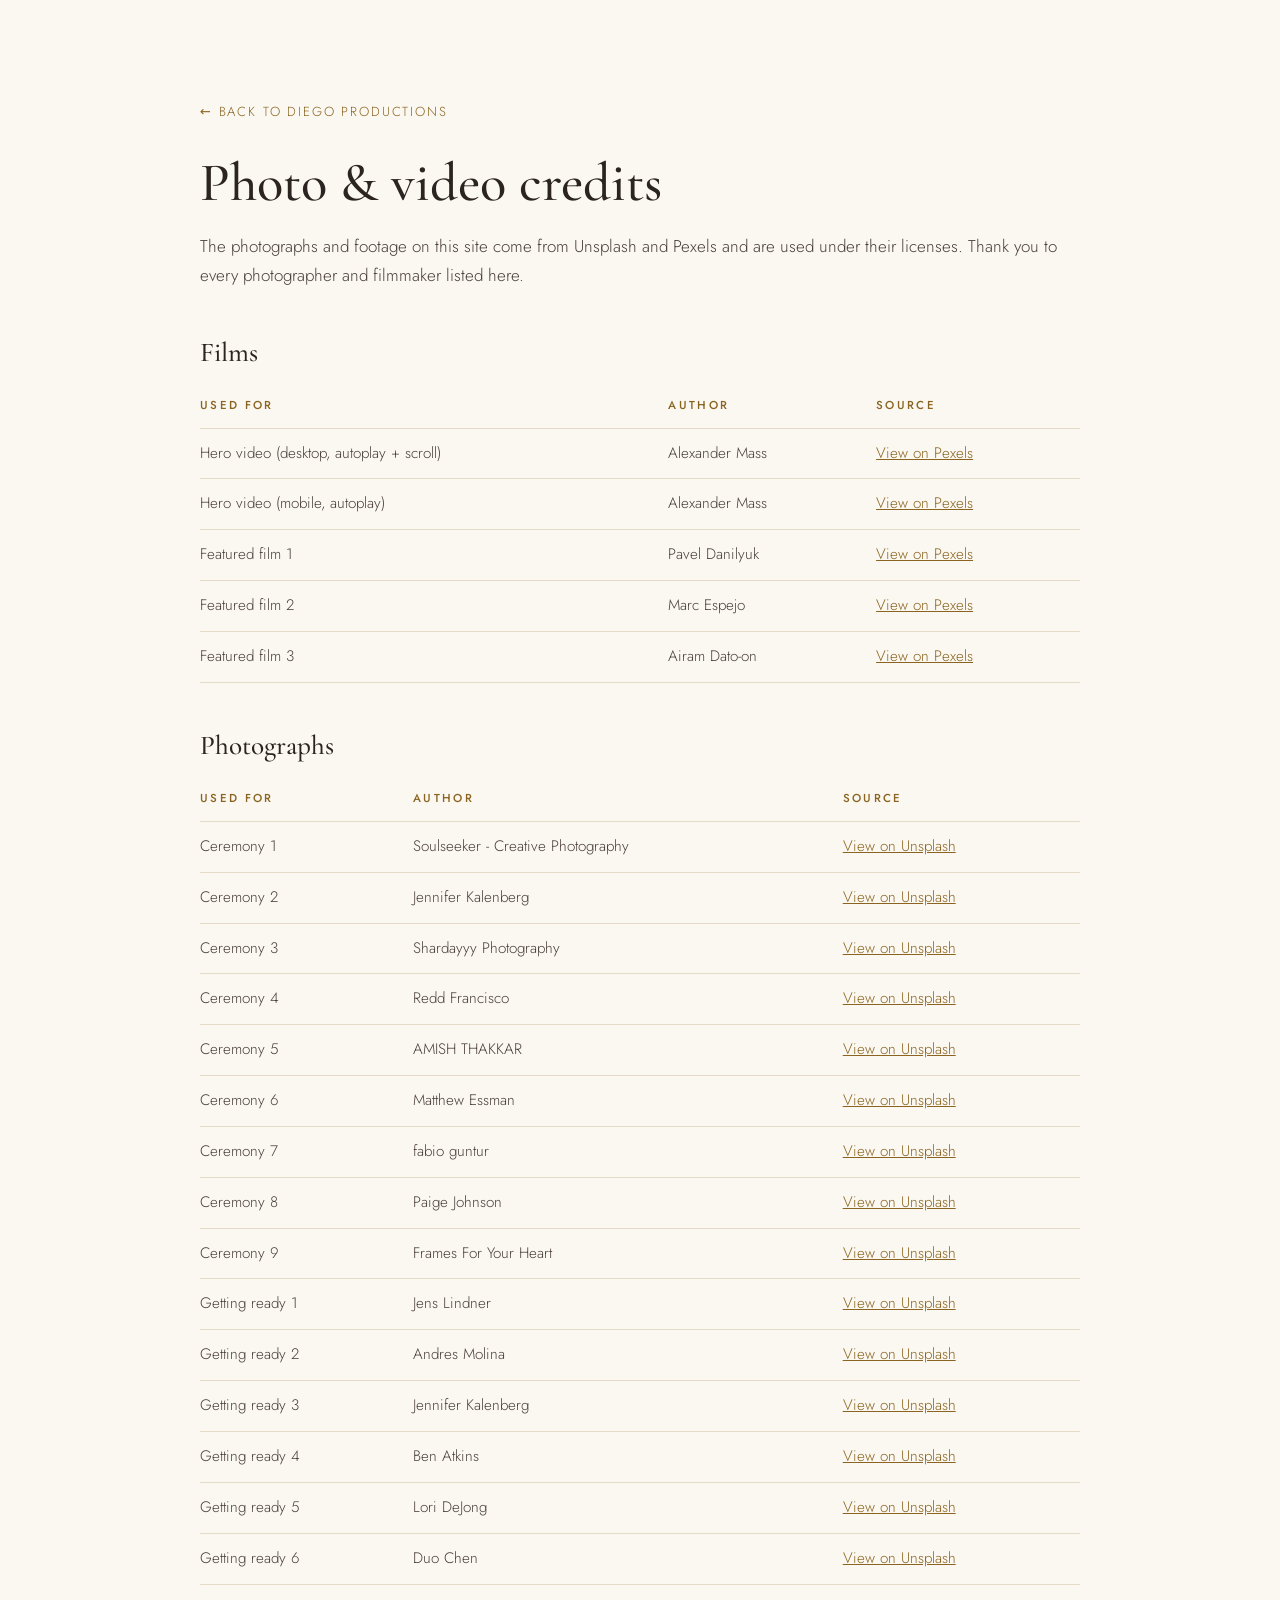
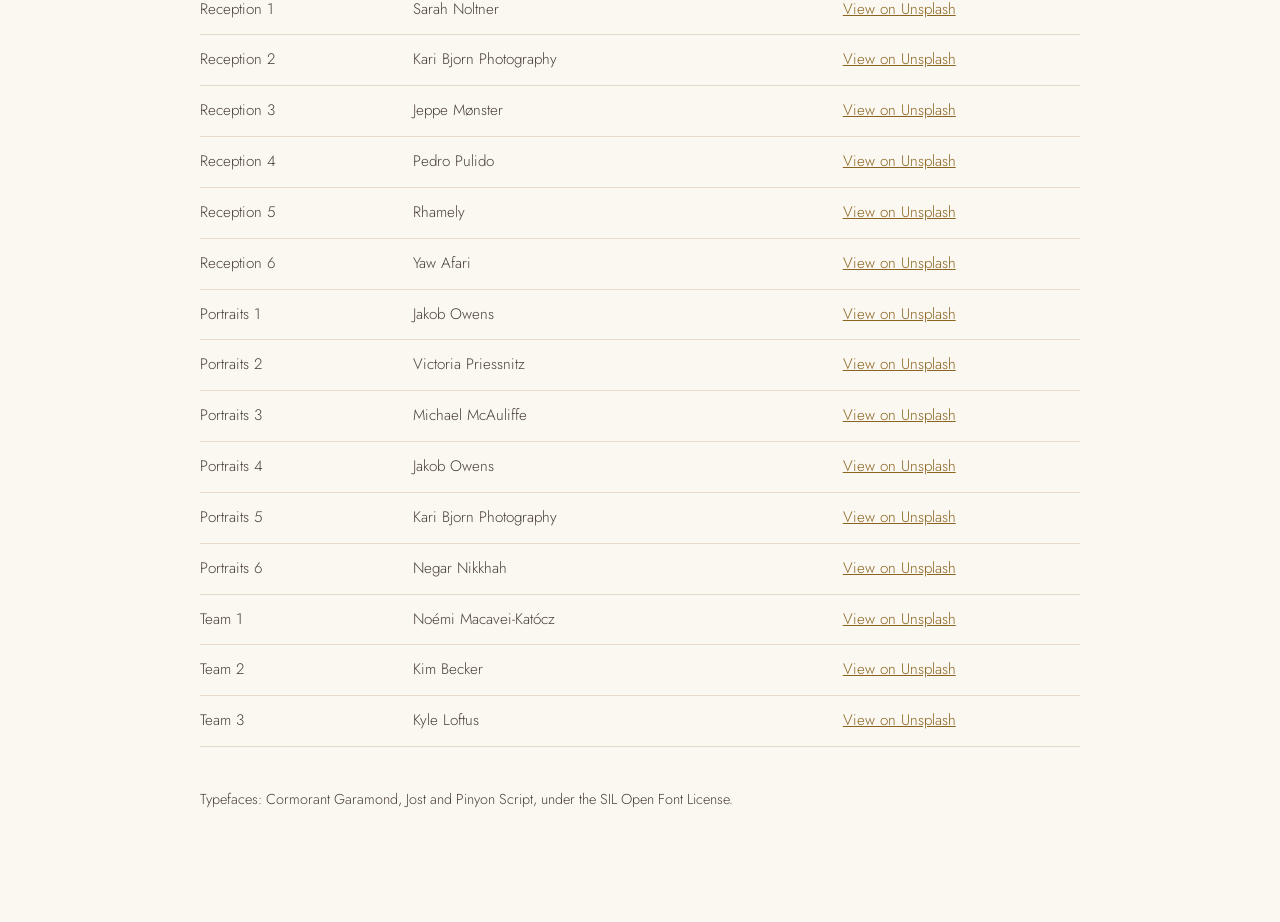
<file: credits.html>
<!doctype html>
<html lang="en">
  <head>
    <meta charset="utf-8" />
    <meta
      http-equiv="Content-Security-Policy"
      content="default-src 'none'; script-src 'self'; style-src 'self'; img-src 'self'; media-src 'self'; font-src 'self'; connect-src 'self'; form-action 'self'; base-uri 'none'"
    />
    <meta name="referrer" content="strict-origin-when-cross-origin" />
    <meta name="viewport" content="width=device-width, initial-scale=1" />
    <title>Photo &amp; video credits · Diego Productions</title>
    <meta name="robots" content="noindex" />
    <link rel="icon" href="favicon.svg" type="image/svg+xml" />
    <link rel="stylesheet" href="css/styles.css" />
  </head>
  <body class="credits-page">
    <main class="container credits">
      <a class="credits-back" href="index.html">← Back to Diego Productions</a>
      <h1>Photo &amp; video credits</h1>
      <p>
        The photographs and footage on this site come from Unsplash and Pexels and are used under their licenses. Thank
        you to every photographer and filmmaker listed here.
      </p>
      <h2>Films</h2>
      <table class="credits-table">
        <thead>
          <tr>
            <th scope="col">Used for</th>
            <th scope="col">Author</th>
            <th scope="col">Source</th>
          </tr>
        </thead>
        <tbody>
          <tr>
            <td>Hero video (desktop, autoplay + scroll)</td>
            <td>Alexander Mass</td>
            <td>
              <a
                href="https://www.pexels.com/video/romantic-wedding-first-look-under-archway-34506426/"
                rel="noopener noreferrer"
              >
                View on Pexels
              </a>
            </td>
          </tr>
          <tr>
            <td>Hero video (mobile, autoplay)</td>
            <td>Alexander Mass</td>
            <td>
              <a
                href="https://www.pexels.com/video/joyful-bride-and-groom-walk-outdoors-28964046/"
                rel="noopener noreferrer"
              >
                View on Pexels
              </a>
            </td>
          </tr>
          <tr>
            <td>Featured film 1</td>
            <td>Pavel Danilyuk</td>
            <td>
              <a href="https://www.pexels.com/video/wedding-of-a-man-and-woman-8775889/" rel="noopener noreferrer">
                View on Pexels
              </a>
            </td>
          </tr>
          <tr>
            <td>Featured film 2</td>
            <td>Marc Espejo</td>
            <td>
              <a
                href="https://www.pexels.com/video/elegant-church-wedding-ceremony-with-guests-34448976/"
                rel="noopener noreferrer"
              >
                View on Pexels
              </a>
            </td>
          </tr>
          <tr>
            <td>Featured film 3</td>
            <td>Airam Dato-on</td>
            <td>
              <a
                href="https://www.pexels.com/video/elegant-outdoor-wedding-dance-inspiration-34519848/"
                rel="noopener noreferrer"
              >
                View on Pexels
              </a>
            </td>
          </tr>
        </tbody>
      </table>
      <h2>Photographs</h2>
      <table class="credits-table">
        <thead>
          <tr>
            <th scope="col">Used for</th>
            <th scope="col">Author</th>
            <th scope="col">Source</th>
          </tr>
        </thead>
        <tbody>
          <tr>
            <td>Ceremony 1</td>
            <td>Soulseeker - Creative Photography</td>
            <td><a href="https://unsplash.com/photos/aRQrz0fclB8" rel="noopener noreferrer">View on Unsplash</a></td>
          </tr>
          <tr>
            <td>Ceremony 2</td>
            <td>Jennifer Kalenberg</td>
            <td><a href="https://unsplash.com/photos/SI3oKGfzMjk" rel="noopener noreferrer">View on Unsplash</a></td>
          </tr>
          <tr>
            <td>Ceremony 3</td>
            <td>Shardayyy Photography</td>
            <td><a href="https://unsplash.com/photos/fJzmPe-a0eU" rel="noopener noreferrer">View on Unsplash</a></td>
          </tr>
          <tr>
            <td>Ceremony 4</td>
            <td>Redd Francisco</td>
            <td><a href="https://unsplash.com/photos/y4bE8ST_CTg" rel="noopener noreferrer">View on Unsplash</a></td>
          </tr>
          <tr>
            <td>Ceremony 5</td>
            <td>AMISH THAKKAR</td>
            <td><a href="https://unsplash.com/photos/BEdxXAiRfRM" rel="noopener noreferrer">View on Unsplash</a></td>
          </tr>
          <tr>
            <td>Ceremony 6</td>
            <td>Matthew Essman</td>
            <td><a href="https://unsplash.com/photos/jTnipV64uLo" rel="noopener noreferrer">View on Unsplash</a></td>
          </tr>
          <tr>
            <td>Ceremony 7</td>
            <td>fabio guntur</td>
            <td><a href="https://unsplash.com/photos/qG2yK_iNspE" rel="noopener noreferrer">View on Unsplash</a></td>
          </tr>
          <tr>
            <td>Ceremony 8</td>
            <td>Paige Johnson</td>
            <td><a href="https://unsplash.com/photos/Ci9LwmMEyeI" rel="noopener noreferrer">View on Unsplash</a></td>
          </tr>
          <tr>
            <td>Ceremony 9</td>
            <td>Frames For Your Heart</td>
            <td><a href="https://unsplash.com/photos/H9vxH4u-2Qg" rel="noopener noreferrer">View on Unsplash</a></td>
          </tr>
          <tr>
            <td>Getting ready 1</td>
            <td>Jens Lindner</td>
            <td><a href="https://unsplash.com/photos/-BPwR5_GSe0" rel="noopener noreferrer">View on Unsplash</a></td>
          </tr>
          <tr>
            <td>Getting ready 2</td>
            <td>Andres Molina</td>
            <td><a href="https://unsplash.com/photos/WKXKCghIwUk" rel="noopener noreferrer">View on Unsplash</a></td>
          </tr>
          <tr>
            <td>Getting ready 3</td>
            <td>Jennifer Kalenberg</td>
            <td><a href="https://unsplash.com/photos/97gqsFUfF7w" rel="noopener noreferrer">View on Unsplash</a></td>
          </tr>
          <tr>
            <td>Getting ready 4</td>
            <td>Ben Atkins</td>
            <td><a href="https://unsplash.com/photos/Q4otPDG3NTQ" rel="noopener noreferrer">View on Unsplash</a></td>
          </tr>
          <tr>
            <td>Getting ready 5</td>
            <td>Lori DeJong</td>
            <td><a href="https://unsplash.com/photos/dRS2zN52-ik" rel="noopener noreferrer">View on Unsplash</a></td>
          </tr>
          <tr>
            <td>Getting ready 6</td>
            <td>Duo Chen</td>
            <td><a href="https://unsplash.com/photos/zeXp39YYR-s" rel="noopener noreferrer">View on Unsplash</a></td>
          </tr>
          <tr>
            <td>Reception 1</td>
            <td>Sarah Noltner</td>
            <td><a href="https://unsplash.com/photos/q5FNF6EEE30" rel="noopener noreferrer">View on Unsplash</a></td>
          </tr>
          <tr>
            <td>Reception 2</td>
            <td>Kari Bjorn Photography</td>
            <td><a href="https://unsplash.com/photos/G3O5fc5_r4s" rel="noopener noreferrer">View on Unsplash</a></td>
          </tr>
          <tr>
            <td>Reception 3</td>
            <td>Jeppe Mønster</td>
            <td><a href="https://unsplash.com/photos/yrwZZjer070" rel="noopener noreferrer">View on Unsplash</a></td>
          </tr>
          <tr>
            <td>Reception 4</td>
            <td>Pedro Pulido</td>
            <td><a href="https://unsplash.com/photos/DBkpJvEkuew" rel="noopener noreferrer">View on Unsplash</a></td>
          </tr>
          <tr>
            <td>Reception 5</td>
            <td>Rhamely</td>
            <td><a href="https://unsplash.com/photos/kbOlsfQ5fPE" rel="noopener noreferrer">View on Unsplash</a></td>
          </tr>
          <tr>
            <td>Reception 6</td>
            <td>Yaw Afari</td>
            <td><a href="https://unsplash.com/photos/KpzGmDvzhS4" rel="noopener noreferrer">View on Unsplash</a></td>
          </tr>
          <tr>
            <td>Portraits 1</td>
            <td>Jakob Owens</td>
            <td><a href="https://unsplash.com/photos/lR--zjgQRY0" rel="noopener noreferrer">View on Unsplash</a></td>
          </tr>
          <tr>
            <td>Portraits 2</td>
            <td>Victoria Priessnitz</td>
            <td><a href="https://unsplash.com/photos/p3cEWCz8viw" rel="noopener noreferrer">View on Unsplash</a></td>
          </tr>
          <tr>
            <td>Portraits 3</td>
            <td>Michael McAuliffe</td>
            <td><a href="https://unsplash.com/photos/YBzj70bym80" rel="noopener noreferrer">View on Unsplash</a></td>
          </tr>
          <tr>
            <td>Portraits 4</td>
            <td>Jakob Owens</td>
            <td><a href="https://unsplash.com/photos/fEIFDafWkII" rel="noopener noreferrer">View on Unsplash</a></td>
          </tr>
          <tr>
            <td>Portraits 5</td>
            <td>Kari Bjorn Photography</td>
            <td><a href="https://unsplash.com/photos/LZFAhqVLUbM" rel="noopener noreferrer">View on Unsplash</a></td>
          </tr>
          <tr>
            <td>Portraits 6</td>
            <td>Negar Nikkhah</td>
            <td><a href="https://unsplash.com/photos/sZOVT5WKzf8" rel="noopener noreferrer">View on Unsplash</a></td>
          </tr>
          <tr>
            <td>Team 1</td>
            <td>Noémi Macavei-Katócz</td>
            <td><a href="https://unsplash.com/photos/zrk7WirlxgM" rel="noopener noreferrer">View on Unsplash</a></td>
          </tr>
          <tr>
            <td>Team 2</td>
            <td>Kim Becker</td>
            <td><a href="https://unsplash.com/photos/EoCwQ5PerAs" rel="noopener noreferrer">View on Unsplash</a></td>
          </tr>
          <tr>
            <td>Team 3</td>
            <td>Kyle Loftus</td>
            <td><a href="https://unsplash.com/photos/tn9tmUmQA4A" rel="noopener noreferrer">View on Unsplash</a></td>
          </tr>
        </tbody>
      </table>
      <p class="credits-note">
        Typefaces: Cormorant Garamond, Jost and Pinyon Script, under the SIL Open Font License.
      </p>
    </main>
  </body>
</html>
</file>
<file: css/styles.css>
@font-face {
  font-family: 'Cormorant Garamond';
  src: url(../assets/fonts/cormorant-garamond-latin-400-normal.woff2) format('woff2');
  font-weight: 400;
  font-style: normal;
  font-display: swap;
}
@font-face {
  font-family: 'Cormorant Garamond';
  src: url(../assets/fonts/cormorant-garamond-latin-500-normal.woff2) format('woff2');
  font-weight: 500;
  font-style: normal;
  font-display: swap;
}
@font-face {
  font-family: 'Cormorant Garamond';
  src: url(../assets/fonts/cormorant-garamond-latin-600-normal.woff2) format('woff2');
  font-weight: 600;
  font-style: normal;
  font-display: swap;
}
@font-face {
  font-family: 'Cormorant Garamond';
  src: url(../assets/fonts/cormorant-garamond-latin-400-italic.woff2) format('woff2');
  font-weight: 400;
  font-style: italic;
  font-display: swap;
}
@font-face {
  font-family: 'Cormorant Garamond';
  src: url(../assets/fonts/cormorant-garamond-latin-500-italic.woff2) format('woff2');
  font-weight: 500;
  font-style: italic;
  font-display: swap;
}
@font-face {
  font-family: 'Jost';
  src: url(../assets/fonts/jost-latin-300-normal.woff2) format('woff2');
  font-weight: 300;
  font-display: swap;
}
@font-face {
  font-family: 'Jost';
  src: url(../assets/fonts/jost-latin-400-normal.woff2) format('woff2');
  font-weight: 400;
  font-display: swap;
}
@font-face {
  font-family: 'Jost';
  src: url(../assets/fonts/jost-latin-500-normal.woff2) format('woff2');
  font-weight: 500;
  font-display: swap;
}
@font-face {
  font-family: 'Pinyon Script';
  src: url(../assets/fonts/pinyon-script-latin-400-normal.woff2) format('woff2');
  font-weight: 400;
  font-display: swap;
}

:root {
  --ivory: #fbf8f2;
  --white: #ffffff;
  --champagne: #f4ecdd;
  --gold: #c29b4e;
  --gold-light: #e2cb94;
  --gold-button: #d4b26a;
  --gold-text: #8a6420;
  --ink: #2b2420;
  --text: #4a3f38;
  --night: #1e1916;
  --gold-gradient: linear-gradient(135deg, #e6cd8e 0%, #c9a45c 38%, #b28a3f 62%, #ddbe7c 100%);
  --gold-text-gradient: linear-gradient(100deg, #7a5a1e 0%, #a47d35 45%, #7a5a1e 100%);
  --serif: 'Cormorant Garamond', 'Times New Roman', serif;
  --sans: 'Jost', system-ui, -apple-system, 'Segoe UI', sans-serif;
  --cursive: 'Pinyon Script', 'Brush Script MT', cursive;
  --radius: 4px;
  --shadow: 0 18px 50px -20px rgba(74, 52, 20, 0.28);
  --container: 1200px;
  --header-height: 76px;
  --ease: cubic-bezier(0.22, 0.61, 0.36, 1);
}

*,
*::before,
*::after {
  box-sizing: border-box;
}

html {
  scroll-behavior: smooth;
  scroll-padding-top: var(--header-height);
  -webkit-text-size-adjust: 100%;
}

body {
  margin: 0;
  background: var(--ivory);
  color: var(--text);
  font-family: var(--sans);
  font-weight: 300;
  font-size: 17px;
  line-height: 1.7;
  overflow-x: hidden;
}

img,
video {
  display: block;
  max-width: 100%;
}

a {
  color: inherit;
}

button {
  font: inherit;
  cursor: pointer;
}

:focus-visible {
  outline: 2px solid var(--gold-text);
  outline-offset: 3px;
}

.svg-sprite {
  position: absolute;
  width: 0;
  height: 0;
  overflow: hidden;
}

.skip-link {
  position: absolute;
  left: -999px;
  top: 8px;
  z-index: 200;
  background: var(--ink);
  color: #fff;
  padding: 10px 16px;
}

.skip-link:focus {
  left: 8px;
}

.container {
  width: min(var(--container), 100% - 40px);
  margin-inline: auto;
}

section {
  position: relative;
}

.section {
  padding: clamp(80px, 11vw, 140px) 0;
}

h1,
h2,
h3 {
  font-family: var(--serif);
  color: var(--ink);
  font-weight: 500;
  line-height: 1.12;
  margin: 0;
}

h2 {
  font-size: clamp(2.3rem, 5vw, 3.8rem);
}

h3 {
  font-size: clamp(1.5rem, 2.4vw, 1.9rem);
}

.eyebrow {
  font-family: var(--sans);
  font-size: 0.78rem;
  font-weight: 500;
  letter-spacing: 0.32em;
  text-transform: uppercase;
  color: var(--gold-text);
  display: inline-flex;
  align-items: center;
  gap: 14px;
  margin-bottom: 18px;
}

.eyebrow::before,
.eyebrow::after {
  content: '';
  width: 34px;
  height: 1px;
  background: var(--gold);
}

.section-head {
  text-align: center;
  max-width: 720px;
  margin: 0 auto clamp(44px, 6vw, 70px);
}

.section-head p {
  margin: 18px auto 0;
  max-width: 600px;
}

.accent {
  background: var(--gold-text-gradient);
  -webkit-background-clip: text;
  background-clip: text;
  color: transparent;
  font-style: italic;
}

.cursive {
  font-family: var(--cursive);
  font-weight: 400;
  color: var(--gold-text);
}

.btn {
  --pad: 16px 34px;
  display: inline-flex;
  align-items: center;
  justify-content: center;
  gap: 10px;
  padding: var(--pad);
  border-radius: 999px;
  border: 1px solid transparent;
  font-family: var(--sans);
  font-size: 0.82rem;
  font-weight: 500;
  letter-spacing: 0.2em;
  text-transform: uppercase;
  text-decoration: none;
  transition:
    transform 0.35s var(--ease),
    box-shadow 0.35s var(--ease),
    background-position 0.6s var(--ease),
    color 0.3s,
    border-color 0.3s;
  white-space: nowrap;
}

.btn-gold {
  background: var(--gold-gradient);
  background-size: 200% 100%;
  color: var(--ink);
  box-shadow:
    0 10px 30px -10px rgba(178, 138, 63, 0.75),
    inset 0 1px 0 rgba(255, 255, 255, 0.55);
}

.btn-gold:hover {
  background-position: 100% 0;
  transform: translateY(-2px);
  box-shadow:
    0 16px 36px -12px rgba(178, 138, 63, 0.9),
    inset 0 1px 0 rgba(255, 255, 255, 0.6);
}

.btn-lg {
  --pad: 20px 44px;
  font-size: 0.9rem;
}

.btn-outline {
  border-color: var(--gold);
  color: var(--gold-text);
  background: transparent;
}

.btn-outline:hover {
  background: var(--gold-text);
  border-color: var(--gold-text);
  color: #fff;
}

.btn-ghost {
  border-color: rgba(255, 255, 255, 0.7);
  color: #fff;
}

.btn-ghost:hover {
  background: #fff;
  color: var(--ink);
}

.btn-shine {
  position: relative;
  overflow: hidden;
}

.btn-shine::after {
  content: '';
  position: absolute;
  inset: 0;
  background: linear-gradient(110deg, transparent 30%, rgba(255, 255, 255, 0.65) 50%, transparent 70%);
  transform: translateX(-120%);
  animation: shine 4.5s 1.5s infinite;
}

@keyframes shine {
  0%,
  70% {
    transform: translateX(-120%);
  }

  100% {
    transform: translateX(120%);
  }
}

.site-header {
  position: fixed;
  inset: 0 0 auto;
  z-index: 100;
  height: var(--header-height);
  display: flex;
  align-items: center;
  transition:
    background 0.45s,
    box-shadow 0.45s,
    height 0.45s,
    color 0.45s;
  color: #fff;
}

.site-header .container {
  display: flex;
  align-items: center;
  justify-content: space-between;
  gap: 20px;
}

.site-header.is-solid {
  background: rgba(251, 248, 242, 0.92);
  -webkit-backdrop-filter: blur(14px);
  backdrop-filter: blur(14px);
  box-shadow: 0 1px 0 rgba(194, 155, 78, 0.35);
  color: var(--ink);
  --header-height: 66px;
}

.brand {
  display: flex;
  align-items: center;
  gap: 12px;
  text-decoration: none;
  color: inherit;
}

.brand svg {
  width: 42px;
  height: 42px;
  flex: none;
}

.brand-text {
  display: flex;
  flex-direction: column;
  line-height: 1;
}

.brand-name {
  font-family: var(--serif);
  font-size: 1.55rem;
  letter-spacing: 0.34em;
  font-weight: 500;
}

.brand-tagline {
  font-size: 0.58rem;
  letter-spacing: 0.3em;
  text-transform: uppercase;
  margin-top: 5px;
  opacity: 0.85;
  white-space: nowrap;
}

.nav-menu {
  display: flex;
  align-items: center;
  gap: clamp(14px, 2vw, 28px);
  list-style: none;
  margin: 0;
  padding: 0;
}

.nav-menu a {
  text-decoration: none;
  font-size: 0.76rem;
  letter-spacing: 0.18em;
  text-transform: uppercase;
  font-weight: 400;
  position: relative;
  line-height: 1;
}

.nav-menu a:not(.btn) {
  padding: 8px 0;
}

.nav-menu a:not(.btn)::after {
  content: '';
  position: absolute;
  left: 0;
  right: 0;
  bottom: 0;
  height: 1px;
  background: var(--gold);
  transform: scaleX(0);
  transition: transform 0.35s var(--ease);
}

.nav-menu a:not(.btn):hover::after,
.nav-menu a.is-active::after {
  transform: scaleX(1);
}

.nav-menu .btn {
  --pad: 13px 24px;
  font-size: 0.7rem;
  color: var(--ink);
  margin-left: 6px;
}

.nav-toggle {
  display: none;
  background: none;
  border: 0;
  width: 46px;
  height: 46px;
  position: relative;
  color: inherit;
}

.nav-toggle span {
  position: absolute;
  left: 11px;
  right: 11px;
  height: 1.5px;
  background: currentColor;
  transition:
    transform 0.35s var(--ease),
    opacity 0.3s;
}

.nav-toggle span:nth-child(1) {
  top: 16px;
}

.nav-toggle span:nth-child(2) {
  top: 22.5px;
}

.nav-toggle span:nth-child(3) {
  top: 29px;
}

.site-header.is-open .nav-toggle span:nth-child(1) {
  transform: translateY(6.5px) rotate(45deg);
}

.site-header.is-open .nav-toggle span:nth-child(2) {
  opacity: 0;
}

.site-header.is-open .nav-toggle span:nth-child(3) {
  transform: translateY(-6.5px) rotate(-45deg);
}

.hero {
  height: 250vh;
  background: var(--night);
}

.hero-stage {
  position: sticky;
  top: 0;
  height: 100vh;
  height: 100svh;
  overflow: hidden;
}

.hero-video,
.hero-poster {
  position: absolute;
  inset: 0;
  width: 100%;
  height: 100%;
  object-fit: cover;
}

.hero-poster {
  z-index: 0;
}

.hero-video {
  z-index: 1;
  opacity: 0;
  transition: opacity 0.8s;
}

.hero-video.is-ready {
  opacity: 1;
}

.hero-overlay {
  position: absolute;
  inset: 0;
  z-index: 2;
  background:
    radial-gradient(ellipse at 50% 55%, rgba(20, 14, 10, 0.18) 0%, rgba(20, 14, 10, 0.55) 100%),
    linear-gradient(
      180deg,
      rgba(20, 14, 10, 0.45) 0%,
      rgba(20, 14, 10, 0) 30%,
      rgba(20, 14, 10, 0) 60%,
      rgba(20, 14, 10, 0.6) 100%
    );
}

.hero-frame {
  position: absolute;
  z-index: 3;
  inset: clamp(14px, 2.2vw, 28px);
  border: 1px solid rgba(226, 203, 148, 0.55);
  pointer-events: none;
}

.hero-content {
  position: absolute;
  z-index: 4;
  inset: 0;
  display: grid;
  place-items: center;
  text-align: center;
  color: #fff;
  padding: 0 22px;
}

.hero-slide {
  grid-area: 1/1;
  max-width: 900px;
  transition:
    opacity 0.6s var(--ease),
    transform 0.8s var(--ease);
}

.hero-slide[data-hidden='true'] {
  opacity: 0;
  transform: translateY(24px);
  pointer-events: none;
}

.hero .cursive {
  color: var(--gold-light);
  font-size: clamp(2.4rem, 6vw, 4.4rem);
  display: block;
  line-height: 1;
  margin-bottom: 6px;
  text-shadow: 0 2px 20px rgba(0, 0, 0, 0.35);
}

.hero h1 {
  color: #fff;
  font-size: clamp(2.6rem, 7.2vw, 6rem);
  font-weight: 400;
  line-height: 1.02;
  text-shadow: 0 4px 40px rgba(0, 0, 0, 0.35);
}

.hero h1 em {
  font-style: italic;
  color: var(--gold-light);
}

.hero p {
  font-size: clamp(1rem, 1.6vw, 1.2rem);
  max-width: 560px;
  margin: 20px auto 34px;
  color: rgba(255, 255, 255, 0.92);
  font-weight: 300;
}

.hero .hero-quote {
  max-width: 900px;
  margin: 0 auto;
  font-family: var(--serif);
  font-size: clamp(2rem, 5vw, 4rem);
  font-style: italic;
  line-height: 1.15;
  color: #fff;
  text-shadow: 0 4px 30px rgba(0, 0, 0, 0.4);
}

.hero-quote small {
  display: block;
  font-family: var(--sans);
  font-style: normal;
  font-size: 0.8rem;
  letter-spacing: 0.3em;
  text-transform: uppercase;
  color: var(--gold-light);
  margin-top: 22px;
}

.hero-actions {
  display: flex;
  gap: 14px;
  justify-content: center;
  flex-wrap: wrap;
}

.hero-quote + .hero-actions {
  margin-top: 30px;
}

.hero-scroll-hint {
  position: absolute;
  z-index: 5;
  left: 50%;
  bottom: clamp(38px, 6vh, 64px);
  transform: translateX(-50%);
  display: flex;
  flex-direction: column;
  align-items: center;
  gap: 14px;
  transition: opacity 0.5s;
}

.hero-scroll-hint[data-hidden='true'] {
  opacity: 0;
  pointer-events: none;
}

.scroll-cue {
  display: flex;
  flex-direction: column;
  align-items: center;
  gap: 8px;
  color: rgba(255, 255, 255, 0.85);
  font-size: 0.66rem;
  letter-spacing: 0.3em;
  text-transform: uppercase;
}

.scroll-cue-line {
  width: 1px;
  height: 42px;
  background: linear-gradient(var(--gold-light), transparent);
  animation: drip 2.2s infinite;
}

@keyframes drip {
  0% {
    transform: scaleY(0);
    transform-origin: top;
  }

  45% {
    transform: scaleY(1);
    transform-origin: top;
  }

  55% {
    transform: scaleY(1);
    transform-origin: bottom;
  }

  100% {
    transform: scaleY(0);
    transform-origin: bottom;
  }
}

.hero-progress {
  position: absolute;
  z-index: 5;
  right: clamp(24px, 3vw, 44px);
  top: 50%;
  transform: translateY(-50%);
  width: 1px;
  height: 140px;
  background: rgba(255, 255, 255, 0.25);
}

.hero-progress-bar {
  position: absolute;
  inset: 0 0 auto;
  height: 100%;
  background: var(--gold-light);
  transform-origin: top;
  transform: scaleY(var(--progress, 0));
}

.hero.is-static {
  height: 100vh;
  height: 100svh;
}

.hero.is-static .hero-progress {
  display: none;
}

.intro {
  background: var(--ivory);
}

.intro-grid {
  display: grid;
  grid-template-columns: 1.05fr 1fr;
  gap: clamp(40px, 7vw, 100px);
  align-items: center;
}

.collage {
  position: relative;
  aspect-ratio: 4/5;
}

.collage img {
  position: absolute;
  object-fit: cover;
  box-shadow: var(--shadow);
}

.collage .collage-main {
  inset: 0 22% 14% 0;
  width: 78%;
  height: 86%;
}

.collage .collage-inset {
  right: 0;
  bottom: 0;
  width: 48%;
  height: 52%;
  border: 10px solid var(--ivory);
}

.collage::before {
  content: '';
  position: absolute;
  inset: -18px 30% 30% -18px;
  border: 1px solid var(--gold);
  z-index: -1;
}

.intro-text h2 {
  margin-bottom: 22px;
}

.intro-text p {
  margin: 0 0 16px;
}

.signature {
  font-family: var(--cursive);
  font-size: 2.4rem;
  color: var(--gold-text);
  margin-top: 8px;
}

.stats {
  display: grid;
  grid-template-columns: repeat(3, 1fr);
  gap: 18px;
  margin-top: 34px;
  padding-top: 30px;
  border-top: 1px solid rgba(194, 155, 78, 0.45);
}

.stats strong {
  display: block;
  font-family: var(--serif);
  font-size: clamp(2rem, 3.6vw, 2.8rem);
  font-weight: 500;
  color: var(--gold-text);
  line-height: 1;
}

.stats span {
  font-size: 0.74rem;
  letter-spacing: 0.16em;
  text-transform: uppercase;
}

.gallery {
  background: var(--white);
}

.filters {
  display: flex;
  flex-wrap: wrap;
  justify-content: center;
  gap: 10px;
  margin: 0 auto 44px;
}

.filter {
  background: transparent;
  border: 1px solid rgba(194, 155, 78, 0.6);
  color: var(--text);
  padding: 10px 22px;
  border-radius: 999px;
  font-size: 0.76rem;
  letter-spacing: 0.18em;
  text-transform: uppercase;
  transition: all 0.3s var(--ease);
}

.filter:hover {
  border-color: var(--gold-text);
  color: var(--gold-text);
}

.filter[aria-pressed='true'] {
  background: var(--gold-button);
  border-color: var(--gold-button);
  color: var(--ink);
  box-shadow: 0 8px 22px -10px rgba(178, 138, 63, 0.8);
}

.filter sup {
  font-size: 0.62rem;
  letter-spacing: 0;
  opacity: 0.75;
}

.gallery-grid {
  columns: 3 300px;
  column-gap: 18px;
}

.gallery-item {
  display: block;
  break-inside: avoid;
  margin: 0 0 18px;
  position: relative;
  overflow: hidden;
  cursor: zoom-in;
  background: var(--champagne);
  border-radius: 2px;
  transition:
    opacity 0.45s var(--ease),
    transform 0.45s var(--ease);
}

.gallery-item img {
  width: 100%;
  height: auto;
  transition:
    transform 1.1s var(--ease),
    filter 0.6s;
}

.gallery-item::after {
  content: '';
  position: absolute;
  inset: 12px;
  border: 1px solid rgba(255, 255, 255, 0);
  transition: border-color 0.5s;
}

.gallery-item:hover img {
  transform: scale(1.045);
}

.gallery-item:hover::after {
  border-color: rgba(255, 255, 255, 0.75);
}

.gallery-item-label {
  position: absolute;
  left: 0;
  right: 0;
  bottom: 0;
  padding: 40px 18px 14px;
  color: #fff;
  font-size: 0.72rem;
  letter-spacing: 0.2em;
  text-transform: uppercase;
  background: linear-gradient(transparent, rgba(20, 14, 10, 0.55));
  opacity: 0;
  transform: translateY(8px);
  transition: all 0.5s var(--ease);
}

.gallery-item:hover figcaption,
.gallery-item:focus-visible figcaption {
  opacity: 1;
  transform: none;
}

.gallery-item.is-hidden {
  display: none;
}

.gallery-item.is-entering {
  animation: fade-up 0.6s var(--ease) both;
}

@keyframes fade-up {
  from {
    opacity: 0;
    transform: translateY(18px) scale(0.98);
  }

  to {
    opacity: 1;
    transform: none;
  }
}

.lightbox {
  position: fixed;
  inset: 0;
  z-index: 300;
  background: rgba(18, 13, 10, 0.96);
  display: flex;
  align-items: center;
  justify-content: center;
  opacity: 0;
  visibility: hidden;
  transition:
    opacity 0.4s,
    visibility 0.4s;
  touch-action: pan-y;
}

.lightbox.is-open {
  opacity: 1;
  visibility: visible;
}

.lightbox-stage {
  position: relative;
  width: 100%;
  height: 100%;
  display: flex;
  align-items: center;
  justify-content: center;
  overflow: hidden;
}

.lightbox-image {
  max-width: min(92vw, 1600px);
  max-height: 84vh;
  object-fit: contain;
  box-shadow: 0 30px 80px rgba(0, 0, 0, 0.5);
  transition:
    transform 0.35s var(--ease),
    opacity 0.3s;
  user-select: none;
  -webkit-user-drag: none;
}

.lightbox-btn {
  position: absolute;
  z-index: 2;
  width: 54px;
  height: 54px;
  border-radius: 50%;
  border: 1px solid rgba(226, 203, 148, 0.55);
  background: rgba(30, 25, 22, 0.45);
  color: var(--gold-light);
  display: grid;
  place-items: center;
  transition:
    background 0.3s,
    transform 0.3s;
}

.lightbox-btn:hover {
  background: var(--gold-button);
  color: var(--ink);
}

.lightbox-btn svg {
  width: 22px;
  height: 22px;
}

.lightbox-prev {
  left: clamp(10px, 3vw, 40px);
  top: 50%;
  transform: translateY(-50%);
}

.lightbox-next {
  right: clamp(10px, 3vw, 40px);
  top: 50%;
  transform: translateY(-50%);
}

.lightbox-close {
  right: clamp(10px, 3vw, 40px);
  top: clamp(10px, 3vw, 30px);
}

.lightbox-caption {
  position: absolute;
  left: 0;
  right: 0;
  bottom: clamp(12px, 3vh, 28px);
  text-align: center;
  color: rgba(255, 255, 255, 0.8);
  font-size: 0.78rem;
  letter-spacing: 0.14em;
}

.lightbox-count {
  color: var(--gold-light);
  font-weight: 500;
  margin-right: 10px;
}

.lightbox-hint {
  white-space: nowrap;
  position: absolute;
  top: clamp(18px, 3vw, 36px);
  left: 50%;
  transform: translateX(-50%);
  color: rgba(255, 255, 255, 0.55);
  font-size: 0.66rem;
  letter-spacing: 0.24em;
  text-transform: uppercase;
}

.films {
  background: var(--night);
  color: rgba(255, 255, 255, 0.85);
}

.films h2,
.films h3 {
  color: #fff;
}

.films .eyebrow {
  color: var(--gold-light);
}

.films .eyebrow::before,
.films .eyebrow::after {
  background: var(--gold-light);
}

.films .accent {
  background: linear-gradient(100deg, #e6cd8e, #c9a45c, #e6cd8e);
  -webkit-background-clip: text;
  background-clip: text;
}

.films-grid {
  display: grid;
  grid-template-columns: 1.4fr 1fr;
  grid-template-rows: auto auto;
  gap: 22px;
}

.film-card {
  position: relative;
  overflow: hidden;
  border: 0;
  padding: 0;
  background: #000;
  color: #fff;
  text-align: left;
  aspect-ratio: 16/9;
  border-radius: 2px;
}

.film-card:first-child {
  grid-row: span 2;
  aspect-ratio: auto;
  min-height: 100%;
}

.film-card img {
  position: absolute;
  inset: 0;
  width: 100%;
  height: 100%;
  object-fit: cover;
  transition:
    transform 1.2s var(--ease),
    opacity 0.6s;
  opacity: 0.82;
}

.film-card:hover img {
  transform: scale(1.05);
  opacity: 0.65;
}

.film-meta {
  position: absolute;
  left: 0;
  right: 0;
  bottom: 0;
  padding: clamp(18px, 3vw, 34px);
  background: linear-gradient(transparent, rgba(0, 0, 0, 0.72));
  z-index: 1;
}

.film-kind {
  font-size: 0.68rem;
  letter-spacing: 0.26em;
  text-transform: uppercase;
  color: var(--gold-light);
}

.film-title {
  display: block;
  font-family: var(--serif);
  font-size: clamp(1.4rem, 2.6vw, 2.3rem);
  font-weight: 500;
  line-height: 1.12;
  margin: 6px 0 2px;
}

.film-location {
  font-size: 0.85rem;
  opacity: 0.8;
}

.film-play {
  position: absolute;
  z-index: 1;
  top: 50%;
  left: 50%;
  transform: translate(-50%, -50%);
  width: 84px;
  height: 84px;
  border-radius: 50%;
  display: grid;
  place-items: center;
  background: rgba(255, 255, 255, 0.12);
  border: 1px solid rgba(226, 203, 148, 0.8);
  -webkit-backdrop-filter: blur(6px);
  backdrop-filter: blur(6px);
  transition:
    transform 0.5s var(--ease),
    background 0.4s;
}

.film-play svg {
  width: 26px;
  height: 26px;
  margin-left: 4px;
  color: var(--gold-light);
}

.film-play::before {
  content: '';
  position: absolute;
  inset: -10px;
  border-radius: 50%;
  border: 1px solid rgba(226, 203, 148, 0.35);
  animation: pulse 2.6s infinite;
}

@keyframes pulse {
  0% {
    transform: scale(0.9);
    opacity: 1;
  }

  100% {
    transform: scale(1.35);
    opacity: 0;
  }
}

.film-card:hover .film-play {
  transform: translate(-50%, -50%) scale(1.08);
  background: var(--gold-button);
}

.film-card:hover .film-play svg {
  color: var(--ink);
}

.film-card:first-child .film-play {
  width: 104px;
  height: 104px;
}

.video-modal {
  position: fixed;
  inset: 0;
  z-index: 300;
  display: flex;
  align-items: center;
  justify-content: center;
  padding: 20px;
  background: rgba(12, 9, 7, 0.94);
  opacity: 0;
  visibility: hidden;
  transition:
    opacity 0.4s,
    visibility 0.4s;
}

.video-modal.is-open {
  opacity: 1;
  visibility: visible;
}

.video-modal-box {
  width: min(1100px, 100%);
  position: relative;
  transform: scale(0.96);
  transition: transform 0.5s var(--ease);
}

.video-modal.is-open .video-modal-box {
  transform: none;
}

.video-modal video {
  width: 100%;
  max-height: 78vh;
  background: #000;
  box-shadow: 0 30px 90px rgba(0, 0, 0, 0.6);
}

.video-modal-title {
  color: #fff;
  font-family: var(--serif);
  font-size: 1.5rem;
  margin: 16px 0 0;
  text-align: center;
}

.video-modal-title span {
  display: block;
  font-family: var(--sans);
  font-size: 0.7rem;
  letter-spacing: 0.24em;
  text-transform: uppercase;
  color: var(--gold-light);
  margin-top: 4px;
}

.video-modal .lightbox-close {
  position: fixed;
}

.packages {
  background: linear-gradient(180deg, var(--ivory), var(--champagne));
}

.plans {
  display: grid;
  grid-template-columns: repeat(3, 1fr);
  gap: 26px;
  align-items: stretch;
}

.plan {
  background: var(--white);
  padding: 44px 34px 38px;
  position: relative;
  display: flex;
  flex-direction: column;
  border: 1px solid rgba(194, 155, 78, 0.3);
  transition:
    transform 0.5s var(--ease),
    box-shadow 0.5s var(--ease);
}

.plan:hover {
  transform: translateY(-8px);
  box-shadow: var(--shadow);
}

.plan::before {
  content: '';
  position: absolute;
  inset: 10px;
  border: 1px solid rgba(194, 155, 78, 0.18);
  pointer-events: none;
}

.plan-icon {
  width: 54px;
  height: 54px;
  color: var(--gold-text);
  margin-bottom: 18px;
}

.plan h3 {
  margin-bottom: 6px;
}

.plan-desc {
  font-size: 0.95rem;
  margin: 0 0 22px;
  min-height: 3.2em;
}

.plan-price {
  font-family: var(--serif);
  color: var(--ink);
  display: flex;
  align-items: baseline;
  gap: 8px;
  padding: 18px 0;
  border-top: 1px solid rgba(194, 155, 78, 0.35);
  border-bottom: 1px solid rgba(194, 155, 78, 0.35);
  margin-bottom: 24px;
}

.plan-price small {
  font-family: var(--sans);
  font-size: 0.72rem;
  letter-spacing: 0.2em;
  text-transform: uppercase;
  color: var(--gold-text);
}

.plan-price strong {
  font-size: 2.6rem;
  font-weight: 500;
  line-height: 1;
}

.plan-features {
  list-style: none;
  padding: 0;
  margin: 0 0 30px;
  flex: 1;
}

.plan-features li {
  position: relative;
  padding: 7px 0 7px 30px;
  font-size: 0.95rem;
  border-bottom: 1px dashed rgba(194, 155, 78, 0.25);
}

.plan-features li::before {
  content: '';
  position: absolute;
  left: 4px;
  top: 15px;
  width: 12px;
  height: 7px;
  border-left: 1.5px solid var(--gold-text);
  border-bottom: 1.5px solid var(--gold-text);
  transform: rotate(-45deg);
}

.plan .btn {
  width: 100%;
}

.plan.plan-featured {
  background: var(--night);
  color: rgba(255, 255, 255, 0.85);
  border-color: var(--gold);
  transform: translateY(-14px);
  box-shadow: 0 30px 60px -25px rgba(30, 20, 10, 0.55);
}

.plan.plan-featured:hover {
  transform: translateY(-20px);
}

.plan.plan-featured h3,
.plan.plan-featured .plan-price {
  color: #fff;
}

.plan.plan-featured .plan-price small,
.plan.plan-featured .plan-icon {
  color: var(--gold-light);
}

.plan.plan-featured .plan-features li::before {
  border-color: var(--gold-light);
}

.plan.plan-featured::before {
  border-color: rgba(226, 203, 148, 0.3);
}

.plan-badge {
  position: absolute;
  top: -14px;
  left: 50%;
  transform: translateX(-50%);
  background: var(--gold-gradient);
  color: var(--ink);
  font-size: 0.66rem;
  font-weight: 500;
  letter-spacing: 0.24em;
  text-transform: uppercase;
  padding: 7px 18px;
  border-radius: 999px;
  white-space: nowrap;
}

.pricing-note {
  text-align: center;
  font-size: 0.85rem;
  margin-top: 40px;
  color: var(--text);
}

.team {
  background: var(--white);
}

.team-grid {
  display: grid;
  grid-template-columns: repeat(3, 1fr);
  gap: clamp(20px, 3vw, 40px);
}

.member {
  text-align: center;
}

.member-photo {
  position: relative;
  aspect-ratio: 3/4;
  overflow: hidden;
  margin-bottom: 22px;
  border-radius: 200px 200px 2px 2px;
}

.member-photo img {
  width: 100%;
  height: 100%;
  object-fit: cover;
  transition:
    transform 1.2s var(--ease),
    filter 0.8s;
  filter: saturate(0.9);
}

.member:hover .member-photo img {
  transform: scale(1.05);
  filter: saturate(1.05);
}

.member-photo::after {
  content: '';
  position: absolute;
  inset: 10px;
  border: 1px solid rgba(255, 255, 255, 0.7);
  border-radius: 200px 200px 2px 2px;
  pointer-events: none;
}

.member h3 {
  font-size: 1.75rem;
}

.member-role {
  display: block;
  font-size: 0.72rem;
  letter-spacing: 0.24em;
  text-transform: uppercase;
  color: var(--gold-text);
  margin: 6px 0 12px;
}

.member p {
  font-size: 0.95rem;
  margin: 0 auto;
  max-width: 320px;
}

.process {
  background: var(--ivory);
  overflow: hidden;
}

.steps {
  list-style: none;
  padding: 0;
  margin: 0;
  display: grid;
  grid-template-columns: repeat(4, 1fr);
  gap: 26px;
  position: relative;
  counter-reset: step;
}

.steps::before {
  content: '';
  position: absolute;
  top: 44px;
  left: 12%;
  right: 12%;
  height: 1px;
  background: linear-gradient(90deg, transparent, var(--gold) 12%, var(--gold) 88%, transparent);
}

.step {
  text-align: center;
  position: relative;
  padding: 0 6px;
}

.step-number {
  width: 88px;
  height: 88px;
  margin: 0 auto 24px;
  border-radius: 50%;
  background: var(--ivory);
  border: 1px solid var(--gold);
  display: grid;
  place-items: center;
  font-family: var(--serif);
  font-size: 2.2rem;
  color: var(--gold-text);
  position: relative;
  transition:
    background 0.5s,
    color 0.5s;
}

.step-number::after {
  content: '';
  position: absolute;
  inset: 6px;
  border-radius: 50%;
  border: 1px dashed rgba(194, 155, 78, 0.5);
}

.step:hover .step-number {
  background: var(--gold-button);
  color: var(--ink);
}

.step h3 {
  font-size: 1.5rem;
  margin-bottom: 8px;
}

.step p {
  font-size: 0.93rem;
  margin: 0;
}

.step small {
  display: inline-block;
  margin-top: 12px;
  font-size: 0.68rem;
  letter-spacing: 0.2em;
  text-transform: uppercase;
  color: var(--gold-text);
  border: 1px solid rgba(194, 155, 78, 0.5);
  padding: 4px 12px;
  border-radius: 999px;
}

.reviews {
  background:
    linear-gradient(rgba(251, 248, 242, 0.93), rgba(251, 248, 242, 0.93)),
    url(../assets/images/ceremony-03.webp) center/cover fixed;
}

.sample-notice {
  display: inline-flex;
  align-items: center;
  gap: 8px;
  background: var(--ink);
  color: var(--gold-light);
  font-size: 0.7rem;
  letter-spacing: 0.2em;
  text-transform: uppercase;
  padding: 8px 16px;
  border-radius: 999px;
  margin-top: 18px;
}

.reviews-list {
  display: grid;
  grid-template-columns: repeat(3, 1fr);
  gap: 24px;
}

.review {
  background: var(--white);
  padding: 40px 32px 32px;
  position: relative;
  box-shadow: 0 10px 40px -24px rgba(74, 52, 20, 0.35);
  border-top: 2px solid var(--gold);
  margin: 0;
}

.review::before {
  content: '\201C';
  position: absolute;
  top: -8px;
  right: 24px;
  font-family: var(--serif);
  font-size: 7rem;
  line-height: 1;
  color: var(--gold-light);
  opacity: 0.7;
}

.sample-tag {
  position: absolute;
  top: 14px;
  left: 32px;
  font-size: 0.62rem;
  font-weight: 500;
  letter-spacing: 0.2em;
  text-transform: uppercase;
  color: var(--gold-text);
  background: var(--champagne);
  padding: 3px 10px;
  border-radius: 999px;
}

.stars {
  color: var(--gold);
  letter-spacing: 4px;
  font-size: 0.95rem;
  margin: 14px 0 10px;
}

.review blockquote {
  margin: 0 0 22px;
  font-family: var(--serif);
  font-size: 1.28rem;
  line-height: 1.5;
  font-style: italic;
  color: var(--ink);
}

.review figcaption {
  display: flex;
  align-items: center;
  gap: 14px;
  font-size: 0.85rem;
}

.review-initials {
  width: 52px;
  height: 52px;
  flex: none;
  border-radius: 50%;
  display: grid;
  place-items: center;
  background: var(--champagne);
  border: 1px solid var(--gold);
  font-family: var(--serif);
  font-size: 1.15rem;
  color: var(--gold-text);
}

.review figcaption b {
  display: block;
  font-weight: 500;
  color: var(--ink);
}

.faq {
  background: var(--white);
}

.faq-list {
  max-width: 820px;
  margin: 0 auto;
}

.faq-item {
  border-bottom: 1px solid rgba(194, 155, 78, 0.4);
}

.faq-item summary {
  list-style: none;
  cursor: pointer;
  display: flex;
  justify-content: space-between;
  align-items: center;
  gap: 20px;
  padding: 24px 4px;
  font-family: var(--serif);
  font-size: clamp(1.2rem, 2vw, 1.45rem);
  font-weight: 500;
  color: var(--ink);
  transition: color 0.3s;
}

.faq-item summary::-webkit-details-marker {
  display: none;
}

.faq-item summary:hover {
  color: var(--gold-text);
}

.faq-icon {
  flex: none;
  width: 34px;
  height: 34px;
  border-radius: 50%;
  border: 1px solid var(--gold);
  position: relative;
  transition:
    transform 0.45s var(--ease),
    background 0.3s;
}

.faq-icon::before,
.faq-icon::after {
  content: '';
  position: absolute;
  top: 50%;
  left: 50%;
  width: 12px;
  height: 1.5px;
  background: var(--gold-text);
  transform: translate(-50%, -50%);
}

.faq-icon::after {
  transform: translate(-50%, -50%) rotate(90deg);
  transition: transform 0.45s var(--ease);
}

.faq-item[open] .faq-icon {
  background: var(--gold-button);
  transform: rotate(180deg);
}

.faq-item[open] .faq-icon::after {
  transform: translate(-50%, -50%) rotate(0);
}

.faq-answer {
  overflow: hidden;
  transition: height 0.45s var(--ease);
}

.faq-answer p {
  margin: 0;
  padding: 0 50px 26px 4px;
}

.booking {
  background: var(--night);
  color: rgba(255, 255, 255, 0.86);
  overflow: hidden;
}

.booking::before {
  content: '';
  position: absolute;
  inset: 0;
  background: url(../assets/images/ceremony-01.webp) center/cover;
  opacity: 0.16;
}

.booking-grid {
  position: relative;
  display: grid;
  grid-template-columns: 0.85fr 1.15fr;
  gap: clamp(36px, 6vw, 80px);
  align-items: start;
}

.booking h2 {
  color: #fff;
}

.booking .eyebrow {
  color: var(--gold-light);
}

.booking .eyebrow::before,
.booking .eyebrow::after {
  background: var(--gold-light);
}

.booking .accent {
  background: linear-gradient(100deg, #e6cd8e, #c9a45c, #e6cd8e);
  -webkit-background-clip: text;
  background-clip: text;
}

.booking-info p {
  margin: 20px 0;
}

.perks {
  list-style: none;
  padding: 0;
  margin: 28px 0 0;
}

.perks li {
  display: flex;
  gap: 14px;
  align-items: flex-start;
  padding: 10px 0;
  border-bottom: 1px solid rgba(226, 203, 148, 0.18);
}

.perks svg {
  width: 20px;
  height: 20px;
  color: var(--gold-light);
  flex: none;
  margin-top: 4px;
}

.booking-form {
  background: var(--ivory);
  color: var(--text);
  padding: clamp(28px, 4vw, 50px);
  position: relative;
  box-shadow: 0 40px 80px -30px rgba(0, 0, 0, 0.6);
}

.booking-form::before {
  content: '';
  position: absolute;
  inset: 10px;
  border: 1px solid rgba(194, 155, 78, 0.35);
  pointer-events: none;
}

.booking-form h3 {
  margin-bottom: 6px;
}

.booking-form > p {
  margin: 0 0 26px;
  font-size: 0.92rem;
}

.fields {
  display: grid;
  grid-template-columns: 1fr 1fr;
  gap: 18px 20px;
}

.field {
  display: flex;
  flex-direction: column;
  gap: 6px;
  position: relative;
}

.field.field-full {
  grid-column: 1/-1;
}

.field label {
  font-size: 0.72rem;
  font-weight: 500;
  letter-spacing: 0.18em;
  text-transform: uppercase;
  color: var(--ink);
}

.required {
  color: var(--gold-text);
}

.field-extra {
  position: absolute;
  left: -9999px;
  width: 1px;
  height: 1px;
  overflow: hidden;
}

.field input,
.field select,
.field textarea {
  font: inherit;
  font-size: 1rem;
  font-weight: 400;
  color: var(--ink);
  background: var(--white);
  border: 1px solid rgba(138, 100, 32, 0.35);
  border-radius: var(--radius);
  padding: 14px 16px;
  transition:
    border-color 0.3s,
    box-shadow 0.3s;
  width: 100%;
  min-height: 52px;
}

.field textarea {
  min-height: 110px;
  resize: vertical;
}

.field select {
  appearance: none;
  background-image: url(../assets/icons/chevron-down.svg);
  background-repeat: no-repeat;
  background-position: right 14px center;
  background-size: 18px;
  padding-right: 44px;
}

.field input:focus,
.field select:focus,
.field textarea:focus {
  outline: none;
  border-color: var(--gold-text);
  box-shadow: 0 0 0 4px rgba(212, 178, 106, 0.28);
}

.field input::-webkit-calendar-picker-indicator {
  cursor: pointer;
  filter: sepia(1) saturate(3) hue-rotate(5deg) brightness(0.7);
}

.field .field-error {
  font-size: 0.8rem;
  color: #a1321f;
  min-height: 0;
  display: none;
}

.field.is-invalid input,
.field.is-invalid select,
.field.is-invalid textarea {
  border-color: #b8442e;
  box-shadow: 0 0 0 3px rgba(184, 68, 46, 0.14);
}

.field.is-invalid .field-error {
  display: block;
}

.field-hint {
  font-size: 0.78rem;
  color: #6d6058;
}

.form-actions {
  margin-top: 26px;
  display: flex;
  align-items: center;
  gap: 18px;
  flex-wrap: wrap;
}

.form-actions .btn {
  min-width: 240px;
}

.form-actions small {
  font-size: 0.8rem;
}

.form-error {
  margin: 14px 0 0;
  font-size: 0.9rem;
  color: #a1321f;
}

.btn[disabled] {
  opacity: 0.7;
  pointer-events: none;
}

.spinner {
  width: 16px;
  height: 16px;
  border: 2px solid rgba(43, 36, 32, 0.3);
  border-top-color: var(--ink);
  border-radius: 50%;
  animation: spin 0.8s linear infinite;
  display: none;
}

.btn.is-loading .spinner {
  display: inline-block;
}

@keyframes spin {
  to {
    transform: rotate(360deg);
  }
}

.confirm {
  position: fixed;
  inset: 0;
  z-index: 320;
  display: grid;
  place-items: center;
  padding: 20px;
  background: rgba(30, 25, 22, 0.72);
  -webkit-backdrop-filter: blur(6px);
  backdrop-filter: blur(6px);
  opacity: 0;
  visibility: hidden;
  transition:
    opacity 0.45s,
    visibility 0.45s;
}

.confirm.is-open {
  opacity: 1;
  visibility: visible;
}

.confirm-box {
  background: var(--ivory);
  max-width: 520px;
  width: 100%;
  text-align: center;
  padding: 56px 38px 42px;
  position: relative;
  transform: translateY(20px) scale(0.97);
  transition: transform 0.6s var(--ease);
  box-shadow: 0 40px 90px -30px rgba(0, 0, 0, 0.6);
}

.confirm.is-open .confirm-box {
  transform: none;
}

.confirm-box::before {
  content: '';
  position: absolute;
  inset: 12px;
  border: 1px solid var(--gold);
  pointer-events: none;
}

.confirm-seal {
  width: 96px;
  height: 96px;
  margin: 0 auto 18px;
  color: var(--gold-text);
}

.confirm-seal .confirm-stroke {
  stroke-dasharray: 320;
  stroke-dashoffset: 320;
}

.confirm.is-open .confirm-seal .confirm-stroke {
  animation: draw 1.4s 0.2s var(--ease) forwards;
}

@keyframes draw {
  to {
    stroke-dashoffset: 0;
  }
}

.confirm h3 {
  font-size: 2.3rem;
}

.confirm .cursive {
  font-size: 2.2rem;
  display: block;
}

.confirm p {
  margin: 14px 0 26px;
}

.confirm-summary {
  background: var(--white);
  border: 1px solid rgba(194, 155, 78, 0.35);
  padding: 16px;
  margin: 0 0 26px;
  font-size: 0.92rem;
  text-align: left;
  display: grid;
  grid-template-columns: auto 1fr;
  gap: 6px 14px;
}

.confirm-summary dt {
  font-size: 0.68rem;
  letter-spacing: 0.18em;
  text-transform: uppercase;
  color: var(--gold-text);
  padding-top: 3px;
}

.confirm-summary dd {
  margin: 0;
  color: var(--ink);
}

.confetti {
  position: fixed;
  inset: 0;
  pointer-events: none;
  z-index: 330;
  overflow: hidden;
}

.confetti-piece {
  position: absolute;
  top: -20px;
  width: 9px;
  height: 14px;
  background: var(--gold-gradient);
  opacity: 0.9;
  animation: fall linear forwards;
}

@keyframes fall {
  to {
    transform: translate3d(var(--drift), 110vh, 0) rotate(var(--spin));
    opacity: 0.2;
  }
}

.cta-band {
  padding: clamp(90px, 12vw, 150px) 0;
  text-align: center;
  color: #fff;
  background:
    linear-gradient(rgba(25, 18, 12, 0.55), rgba(25, 18, 12, 0.6)),
    url(../assets/images/portraits-04.webp) center/cover;
}

.cta-band h2 {
  color: #fff;
  font-weight: 400;
  max-width: 820px;
  margin: 0 auto 14px;
}

.cta-band h2 em {
  color: var(--gold-light);
}

.cta-band p {
  max-width: 560px;
  margin: 0 auto 34px;
  color: rgba(255, 255, 255, 0.9);
}

.cta-band .cursive {
  display: block;
  font-size: clamp(2.2rem, 5vw, 3.4rem);
  color: var(--gold-light);
}

.site-footer {
  background: #16120f;
  color: rgba(255, 255, 255, 0.72);
  padding: 80px 0 30px;
  font-size: 0.93rem;
}

.footer-grid {
  display: grid;
  grid-template-columns: 1.4fr 1fr 1fr 1.1fr;
  gap: 40px;
}

.site-footer .brand {
  color: #fff;
  margin-bottom: 18px;
}

.site-footer h4 {
  font-family: var(--sans);
  font-weight: 500;
  font-size: 0.74rem;
  letter-spacing: 0.26em;
  text-transform: uppercase;
  color: var(--gold-light);
  margin: 0 0 18px;
}

.site-footer ul {
  list-style: none;
  padding: 0;
  margin: 0;
}

.site-footer li {
  margin-bottom: 10px;
}

.site-footer a {
  text-decoration: none;
  transition: color 0.3s;
}

.site-footer a:hover {
  color: var(--gold-light);
}

.social {
  display: flex;
  gap: 10px;
  margin-top: 20px;
}

.social a {
  width: 42px;
  height: 42px;
  border-radius: 50%;
  border: 1px solid rgba(226, 203, 148, 0.4);
  display: grid;
  place-items: center;
  transition: all 0.3s;
}

.social a:hover {
  background: var(--gold-button);
  color: var(--ink);
  border-color: var(--gold-button);
}

.social svg {
  width: 18px;
  height: 18px;
}

.footer-base {
  margin-top: 60px;
  padding-top: 24px;
  border-top: 1px solid rgba(226, 203, 148, 0.18);
  display: flex;
  justify-content: space-between;
  gap: 20px;
  flex-wrap: wrap;
  font-size: 0.8rem;
  color: rgba(255, 255, 255, 0.55);
}

.footer-base a {
  text-decoration: underline;
}

.text-us {
  position: fixed;
  right: clamp(16px, 2.4vw, 30px);
  bottom: clamp(16px, 2.4vw, 30px);
  z-index: 150;
  display: flex;
  align-items: center;
  gap: 10px;
  text-decoration: none;
  transform: translateY(120px);
  transition: transform 0.6s var(--ease);
}

.text-us.is-visible {
  transform: none;
}

.text-us-icon {
  width: 60px;
  height: 60px;
  border-radius: 50%;
  background: var(--gold-gradient);
  color: var(--ink);
  display: grid;
  place-items: center;
  box-shadow:
    0 12px 30px -8px rgba(178, 138, 63, 0.6),
    0 0 0 4px rgba(255, 255, 255, 0.9);
  position: relative;
}

.text-us-icon::before {
  content: '';
  position: absolute;
  inset: -4px;
  border-radius: 50%;
  border: 2px solid var(--gold);
  animation: pulse 2.4s infinite;
}

.text-us-icon svg {
  width: 30px;
  height: 30px;
}

.text-us-label {
  background: var(--white);
  color: var(--ink);
  font-size: 0.8rem;
  padding: 9px 16px;
  border-radius: 999px;
  box-shadow: 0 10px 30px -12px rgba(0, 0, 0, 0.35);
  white-space: nowrap;
  border: 1px solid rgba(194, 155, 78, 0.4);
}

.reveal {
  opacity: 0;
  transform: translateY(26px);
  transition:
    opacity 0.7s var(--ease),
    transform 0.8s var(--ease);
}

.reveal.is-visible {
  opacity: 1;
  transform: none;
}

.reveal-clip {
  clip-path: inset(12% 0 12% 0);
  transition: clip-path 1s var(--ease);
}

.reveal-clip.is-visible {
  clip-path: inset(0 0 0 0);
}

.delay-1 {
  transition-delay: 0.1s;
}

.delay-2 {
  transition-delay: 0.2s;
}

.delay-3 {
  transition-delay: 0.3s;
}

.delay-4 {
  transition-delay: 0.4s;
}

.credits {
  max-width: 880px;
  padding-block: clamp(48px, 8vw, 96px);
}

.credits h1 {
  font-size: clamp(2.2rem, 5vw, 3.4rem);
  margin: 28px 0 18px;
}

.credits h2 {
  font-size: 1.7rem;
  margin: 48px 0 16px;
}

.credits-back {
  font-size: 0.82rem;
  letter-spacing: 0.14em;
  text-transform: uppercase;
  text-decoration: none;
  color: var(--gold-text);
}

.credits-table {
  width: 100%;
  border-collapse: collapse;
  font-size: 0.95rem;
}

.credits-table th,
.credits-table td {
  padding: 12px 14px 12px 0;
  text-align: left;
  border-bottom: 1px solid rgba(138, 100, 32, 0.2);
}

.credits-table th {
  font-size: 0.72rem;
  font-weight: 500;
  letter-spacing: 0.2em;
  text-transform: uppercase;
  color: var(--gold-text);
}

.credits-table a {
  color: var(--gold-text);
}

.credits-note {
  margin-top: 40px;
  font-size: 0.9rem;
}

@media (max-width: 1100px) {
  .nav-toggle {
    display: block;
    order: 3;
    margin-right: -10px;
  }

  .nav-menu {
    position: fixed;
    inset: 0;
    height: 100vh;
    height: 100dvh;
    background: var(--ivory);
    color: var(--ink);
    flex-direction: column;
    justify-content: center;
    gap: 22px;
    opacity: 0;
    visibility: hidden;
    transition:
      opacity 0.45s,
      visibility 0.45s;
    z-index: -1;
  }

  .nav-menu a {
    font-size: 1.5rem;
    font-family: var(--serif);
    letter-spacing: 0.06em;
    text-transform: none;
  }

  .nav-menu .btn {
    font-family: var(--sans);
    font-size: 0.8rem;
    letter-spacing: 0.2em;
    text-transform: uppercase;
    --pad: 16px 32px;
    margin: 10px 0 0;
  }

  .site-header.is-open .nav-menu {
    opacity: 1;
    visibility: visible;
  }

  .site-header.is-open {
    color: var(--ink);
  }
}

@media (max-width: 1080px) {
  .footer-grid {
    grid-template-columns: 1fr 1fr;
  }
}

@media (max-width: 960px) {
  :root {
    --header-height: 66px;
  }

  .nav-toggle {
    display: block;
  }

  .nav-menu {
    position: fixed;
    inset: 0;
    height: 100vh;
    height: 100dvh;
    background: var(--ivory);
    color: var(--ink);
    flex-direction: column;
    justify-content: center;
    gap: 22px;
    opacity: 0;
    visibility: hidden;
    transition:
      opacity 0.45s,
      visibility 0.45s;
    z-index: -1;
  }

  .nav-menu a {
    font-size: 1.5rem;
    font-family: var(--serif);
    letter-spacing: 0.06em;
    text-transform: none;
  }

  .nav-menu .btn {
    font-family: var(--sans);
    font-size: 0.8rem;
    letter-spacing: 0.2em;
    text-transform: uppercase;
    --pad: 16px 32px;
    margin-top: 10px;
  }

  .site-header.is-open .nav-menu {
    opacity: 1;
    visibility: visible;
  }

  .site-header.is-open {
    color: var(--ink);
  }

  .intro-grid,
  .booking-grid {
    grid-template-columns: 1fr;
  }

  .collage {
    max-width: 520px;
    margin: 0 auto;
    width: 100%;
  }

  .plans {
    grid-template-columns: 1fr;
    max-width: 520px;
    margin: 0 auto;
  }

  .plan.plan-featured {
    transform: none;
  }

  .plan.plan-featured:hover {
    transform: translateY(-6px);
  }

  .steps {
    grid-template-columns: 1fr 1fr;
    gap: 44px 24px;
  }

  .steps::before {
    display: none;
  }

  .reviews-list {
    grid-template-columns: none;
    grid-auto-flow: column;
    grid-auto-columns: min(82%, 380px);
    overflow-x: auto;
    scroll-snap-type: x mandatory;
    padding: 14px 4px 22px;
    -webkit-overflow-scrolling: touch;
  }

  .review {
    scroll-snap-align: center;
  }

  .films-grid {
    grid-template-columns: 1fr;
  }

  .film-card:first-child {
    grid-row: auto;
    aspect-ratio: 16/9;
  }

  .reviews {
    background-attachment: scroll;
  }
}

@media (max-width: 640px) {
  body {
    font-size: 16px;
  }

  .container {
    width: calc(100% - 32px);
  }

  .team-grid {
    grid-template-columns: 1fr;
    max-width: 360px;
    margin: 0 auto;
    gap: 50px;
  }

  .fields {
    grid-template-columns: 1fr;
  }

  .gallery-grid {
    columns: 2;
    column-gap: 10px;
  }

  .gallery-item {
    margin-bottom: 10px;
  }

  .gallery-item-label {
    display: none;
  }

  .filters {
    flex-wrap: nowrap;
    overflow-x: auto;
    justify-content: flex-start;
    padding: 4px 2px 10px;
    margin-inline: -16px;
    padding-inline: 16px;
    scrollbar-width: none;
  }

  .filters::-webkit-scrollbar {
    display: none;
  }

  .filter {
    flex: none;
  }

  .steps {
    grid-template-columns: 1fr;
    max-width: 340px;
    margin: 0 auto;
  }

  .stats span {
    font-size: 0.62rem;
    letter-spacing: 0.1em;
  }

  .footer-grid {
    grid-template-columns: 1fr;
  }

  .text-us-label {
    display: none;
  }

  .lightbox-prev,
  .lightbox-next {
    top: auto;
    bottom: 62px;
    transform: none;
    width: 48px;
    height: 48px;
  }

  .lightbox-image {
    max-height: 74vh;
    max-width: 96vw;
  }

  .hero-frame {
    inset: 10px;
  }

  .hero-overlay {
    background: linear-gradient(
      180deg,
      rgba(20, 14, 10, 0.55) 0%,
      rgba(20, 14, 10, 0.35) 40%,
      rgba(20, 14, 10, 0.45) 70%,
      rgba(20, 14, 10, 0.7) 100%
    );
  }

  .lightbox-hint {
    top: auto;
    bottom: 130px;
  }

  .hero-progress {
    display: none;
  }

  .brand-name {
    font-size: 1.3rem;
  }

  .brand svg {
    width: 36px;
    height: 36px;
  }

  .btn-lg {
    --pad: 18px 34px;
  }

  .faq-answer p {
    padding-right: 10px;
  }

  .form-actions .btn {
    width: 100%;
  }
}

@media (orientation: landscape) and (max-height: 520px) {
  .hero-content {
    padding: 64px 60px 16px;
  }

  .hero .cursive {
    font-size: 1.9rem;
    margin-bottom: 2px;
  }

  .hero h1 {
    font-size: clamp(1.9rem, 6vh + 1rem, 2.8rem);
  }

  .hero-slide[data-slide='0'] > p {
    display: none;
  }

  .hero-actions {
    margin-top: 16px;
  }

  .hero .hero-quote {
    font-size: clamp(1.5rem, 5vh + 1rem, 2.4rem);
  }

  .btn-lg {
    --pad: 14px 30px;
    font-size: 0.8rem;
  }

  .hero-scroll-hint {
    display: none;
  }

  .text-us-label {
    display: none;
  }
}

@media (scripting: none) {
  .reveal {
    opacity: 1;
    transform: none;
  }

  .reveal-clip {
    clip-path: none;
  }
}

@media (prefers-reduced-motion: reduce) {
  *,
  *::before,
  *::after {
    animation-duration: 0.01ms !important;
    animation-iteration-count: 1 !important;
    transition-duration: 0.01ms !important;
    scroll-behavior: auto !important;
  }

  .reveal {
    opacity: 1;
    transform: none;
  }

  .reveal-clip {
    clip-path: none;
  }
}
</file>
